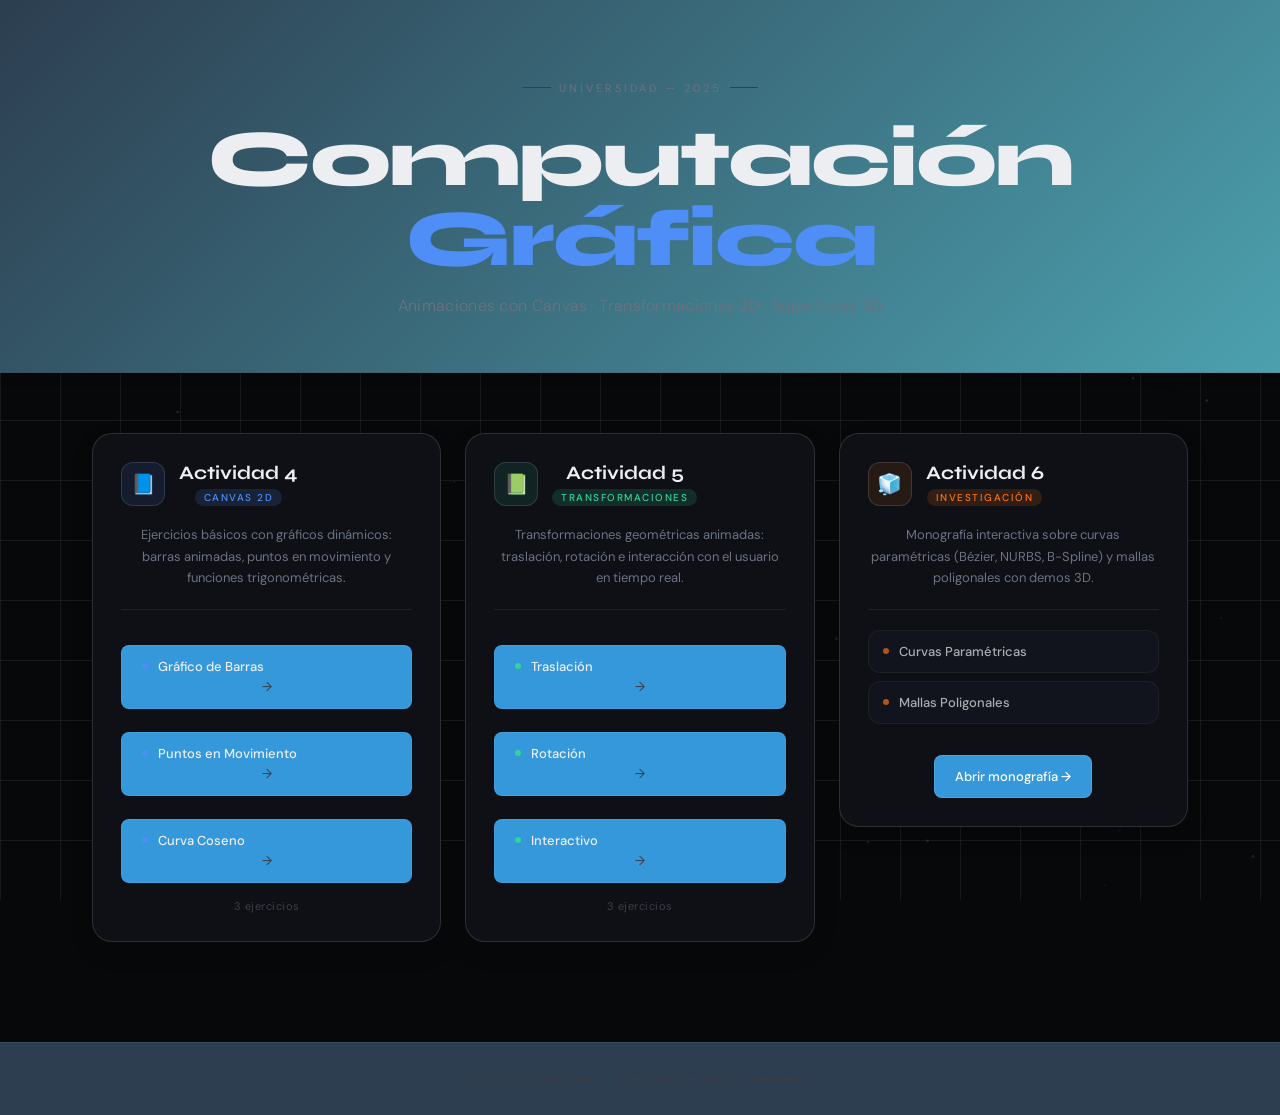
<file: index.html>
<!DOCTYPE html>
<html lang="es">
<head>
<meta charset="UTF-8">
<meta name="viewport" content="width=device-width, initial-scale=1.0">
<title>Computación Gráfica</title>
<link rel="stylesheet" href="css/estilos.css">
<link href="https://fonts.googleapis.com/css2?family=Syne:wght@400;700;800&family=DM+Sans:wght@300;400;500&display=swap" rel="stylesheet">
<style>
  :root {
    --bg:      #07080a;
    --bg2:     #0e1016;
    --bg3:     #141720;
    --line:    rgba(255,255,255,0.07);
    --line2:   rgba(255,255,255,0.13);
    --text:    #eceef2;
    --muted:   #6b7280;
    --dim:     #3a3f4a;
    --a4:      #4f8ef7;
    --a5:      #34d399;
    --a6:      #f97316;
    --a4-glow: rgba(79,142,247,0.18);
    --a5-glow: rgba(52,211,153,0.15);
    --a6-glow: rgba(249,115,22,0.15);
  }

  *, *::before, *::after { box-sizing: border-box; margin: 0; padding: 0; }

  body {
    font-family: 'DM Sans', sans-serif;
    background: var(--bg);
    color: var(--text);
    min-height: 100vh;
    overflow-x: hidden;
  }

  /* grid bg */
  body::before {
    content: '';
    position: fixed;
    inset: 0;
    background-image:
      linear-gradient(var(--line) 1px, transparent 1px),
      linear-gradient(90deg, var(--line) 1px, transparent 1px);
    background-size: 60px 60px;
    pointer-events: none;
    z-index: 0;
  }

  /* canvas particle bg */
  #bg-canvas {
    position: fixed;
    inset: 0;
    z-index: 0;
    pointer-events: none;
    opacity: 0.35;
  }

  /* ── HEADER ── */
  header {
    position: relative;
    z-index: 2;
    padding: 72px 48px 56px;
    text-align: center;
    border-bottom: 1px solid var(--line);
  }

  .header-eyebrow {
    display: inline-flex;
    align-items: center;
    gap: 8px;
    font-size: 11px;
    letter-spacing: 3px;
    text-transform: uppercase;
    color: var(--muted);
    margin-bottom: 24px;
  }
  .header-eyebrow::before,
  .header-eyebrow::after {
    content: '';
    display: block;
    width: 28px;
    height: 1px;
    background: var(--dim);
  }

  header h1 {
    font-family: 'Syne', sans-serif;
    font-weight: 800;
    font-size: clamp(36px, 7vw, 80px);
    line-height: 1;
    letter-spacing: -2px;
    color: var(--text);
    margin-bottom: 16px;
  }
  header h1 em {
    font-style: normal;
    color: var(--a4);
  }

  header p {
    font-size: 16px;
    color: var(--muted);
    font-weight: 300;
    letter-spacing: .3px;
  }

  /* ── MAIN GRID ── */
  main {
    position: relative;
    z-index: 2;
    max-width: 1160px;
    margin: 0 auto;
    padding: 60px 32px 80px;
    display: grid;
    grid-template-columns: repeat(auto-fit, minmax(320px, 1fr));
    gap: 24px;
    align-items: start;
  }

  /* ── CARD ── */
  .card {
    background: var(--bg2);
    border: 1px solid var(--line2);
    border-radius: 20px;
    padding: 28px;
    position: relative;
    overflow: hidden;
    transition: border-color .3s, transform .3s;
  }
  .card::before {
    content: '';
    position: absolute;
    top: -60px; right: -60px;
    width: 180px; height: 180px;
    border-radius: 50%;
    opacity: 0;
    transition: opacity .4s;
    pointer-events: none;
  }
  .card:hover { transform: translateY(-4px); }

  .card.c4::before  { background: var(--a4-glow); }
  .card.c5::before  { background: var(--a5-glow); }
  .card.c6::before  { background: var(--a6-glow); }
  .card.c4:hover { border-color: rgba(79,142,247,0.35); }
  .card.c5:hover { border-color: rgba(52,211,153,0.35); }
  .card.c6:hover { border-color: rgba(249,115,22,0.35);  }
  .card:hover::before { opacity: 1; }

  /* card header row */
  .card-head {
    display: flex;
    align-items: flex-start;
    gap: 14px;
    margin-bottom: 18px;
  }
  .card-icon {
    width: 44px; height: 44px;
    border-radius: 12px;
    display: flex; align-items: center; justify-content: center;
    font-size: 20px;
    flex-shrink: 0;
    border: 1px solid var(--line2);
  }
  .c4 .card-icon { background: rgba(79,142,247,0.1);  }
  .c5 .card-icon { background: rgba(52,211,153,0.1);  }
  .c6 .card-icon { background: rgba(249,115,22,0.1);  }

  .card-title h2 {
    font-family: 'Syne', sans-serif;
    font-size: 19px;
    font-weight: 700;
    line-height: 1.2;
    color: var(--text);
  }
  .card-badge {
    display: inline-block;
    margin-top: 5px;
    padding: 2px 9px;
    border-radius: 20px;
    font-size: 10px;
    letter-spacing: 1.5px;
    text-transform: uppercase;
    font-weight: 500;
  }
  .c4 .card-badge { background: rgba(79,142,247,0.15); color: var(--a4); }
  .c5 .card-badge { background: rgba(52,211,153,0.15); color: var(--a5); }
  .c6 .card-badge { background: rgba(249,115,22,0.15);  color: var(--a6); }

  .card-desc {
    font-size: 13px;
    color: var(--muted);
    line-height: 1.65;
    margin-bottom: 20px;
    padding-bottom: 20px;
    border-bottom: 1px solid var(--line);
  }

  /* ── SUBCARDS ── */
  .subcards {
    display: flex;
    flex-direction: column;
    gap: 8px;
  }

  .subcard {
    display: flex;
    align-items: center;
    justify-content: space-between;
    gap: 12px;
    padding: 12px 14px;
    background: var(--bg3);
    border: 1px solid var(--line);
    border-radius: 12px;
    text-decoration: none;
    transition: background .2s, border-color .2s, transform .15s;
    cursor: pointer;
  }
  .subcard:hover {
    background: rgba(255,255,255,0.04);
    transform: translateX(4px);
  }
  .c4 .subcard:hover { border-color: rgba(79,142,247,0.3); }
  .c5 .subcard:hover { border-color: rgba(52,211,153,0.3); }
  .c6 .subcard:hover { border-color: rgba(249,115,22,0.3);  }

  .subcard-left {
    display: flex;
    align-items: center;
    gap: 10px;
  }
  .subcard-dot {
    width: 6px; height: 6px;
    border-radius: 50%;
    flex-shrink: 0;
  }
  .c4 .subcard-dot { background: var(--a4); }
  .c5 .subcard-dot { background: var(--a5); }
  .c6 .subcard-dot { background: var(--a6); }

  .subcard-name {
    font-size: 13px;
    font-weight: 500;
    color: var(--text);
  }

  .subcard-arrow {
    font-size: 13px;
    color: var(--dim);
    transition: color .2s, transform .2s;
  }
  .subcard:hover .subcard-arrow {
    transform: translateX(3px);
  }
  .c4 .subcard:hover .subcard-arrow { color: var(--a4); }
  .c5 .subcard:hover .subcard-arrow { color: var(--a5); }
  .c6 .subcard:hover .subcard-arrow { color: var(--a6); }

  /* single link card */
  .card-link {
    display: inline-flex;
    align-items: center;
    gap: 8px;
    margin-top: 4px;
    padding: 10px 18px;
    border-radius: 10px;
    font-size: 13px;
    font-weight: 500;
    text-decoration: none;
    transition: background .2s, transform .15s;
    border: 1px solid var(--line2);
    color: var(--text);
    background: var(--bg3);
  }
  .card-link:hover { transform: translateX(4px); }
  .c6 .card-link:hover { border-color: rgba(249,115,22,0.35); color: var(--a6); }

  /* ── COUNT BADGE ── */
  .count {
    font-size: 11px;
    color: var(--dim);
    margin-top: 16px;
    font-family: 'DM Sans', monospace;
    letter-spacing: .5px;
  }

  /* ── FOOTER ── */
  footer {
    position: relative;
    z-index: 2;
    text-align: center;
    padding: 28px 40px;
    border-top: 1px solid var(--line);
    font-size: 12px;
    color: var(--dim);
    letter-spacing: .5px;
  }

  /* ── STAGGER REVEAL ── */
  @keyframes fadeUp {
    from { opacity: 0; transform: translateY(24px); }
    to   { opacity: 1; transform: translateY(0); }
  }
  header  { animation: fadeUp .6s ease both; }
  .card   { animation: fadeUp .6s ease both; }
  .card:nth-child(1) { animation-delay: .1s; }
  .card:nth-child(2) { animation-delay: .2s; }
  .card:nth-child(3) { animation-delay: .3s; }
</style>
</head>
<body>

<canvas id="bg-canvas"></canvas>

<header>
  <div class="header-eyebrow">Universidad &mdash; 2025</div>
  <h1>Computación <em>Gráfica</em></h1>
  <p>Animaciones con Canvas · Transformaciones 2D · Superficies 3D</p>
</header>

<main>

  <!-- ACTIVIDAD 4 -->
  <div class="card c4">
    <div class="card-head">
      <div class="card-icon">📘</div>
      <div class="card-title">
        <h2>Actividad 4</h2>
        <span class="card-badge">Canvas 2D</span>
      </div>
    </div>
    <p class="card-desc">Ejercicios básicos con gráficos dinámicos: barras animadas, puntos en movimiento y funciones trigonométricas.</p>
    <div class="subcards">
      <a class="subcard" href="barras.html">
        <div class="subcard-left">
          <div class="subcard-dot"></div>
          <span class="subcard-name">Gráfico de Barras</span>
        </div>
        <span class="subcard-arrow">→</span>
      </a>
      <a class="subcard" href="puntos.html">
        <div class="subcard-left">
          <div class="subcard-dot"></div>
          <span class="subcard-name">Puntos en Movimiento</span>
        </div>
        <span class="subcard-arrow">→</span>
      </a>
      <a class="subcard" href="coseno.html">
        <div class="subcard-left">
          <div class="subcard-dot"></div>
          <span class="subcard-name">Curva Coseno</span>
        </div>
        <span class="subcard-arrow">→</span>
      </a>
    </div>
    <p class="count">3 ejercicios</p>
  </div>

  <!-- ACTIVIDAD 5 -->
  <div class="card c5">
    <div class="card-head">
      <div class="card-icon">📗</div>
      <div class="card-title">
        <h2>Actividad 5</h2>
        <span class="card-badge">Transformaciones</span>
      </div>
    </div>
    <p class="card-desc">Transformaciones geométricas animadas: traslación, rotación e interacción con el usuario en tiempo real.</p>
    <div class="subcards">
      <a class="subcard" href="traslacion.html">
        <div class="subcard-left">
          <div class="subcard-dot"></div>
          <span class="subcard-name">Traslación</span>
        </div>
        <span class="subcard-arrow">→</span>
      </a>
      <a class="subcard" href="rotacion.html">
        <div class="subcard-left">
          <div class="subcard-dot"></div>
          <span class="subcard-name">Rotación</span>
        </div>
        <span class="subcard-arrow">→</span>
      </a>
      <a class="subcard" href="interactivo.html">
        <div class="subcard-left">
          <div class="subcard-dot"></div>
          <span class="subcard-name">Interactivo</span>
        </div>
        <span class="subcard-arrow">→</span>
      </a>
    </div>
    <p class="count">3 ejercicios</p>
  </div>

  <!-- ACTIVIDAD 6 — INVESTIGACIÓN -->
  <div class="card c6">
    <div class="card-head">
      <div class="card-icon">🧊</div>
      <div class="card-title">
        <h2>Actividad 6</h2>
        <span class="card-badge">Investigación</span>
      </div>
    </div>
    <p class="card-desc">Monografía interactiva sobre curvas paramétricas (Bézier, NURBS, B-Spline) y mallas poligonales con demos 3D.</p>
    <div class="subcards" style="margin-bottom:16px;">
      <div class="subcard" style="cursor:default;pointer-events:none;opacity:.7;">
        <div class="subcard-left">
          <div class="subcard-dot"></div>
          <span class="subcard-name">Curvas Paramétricas</span>
        </div>
      </div>
      <div class="subcard" style="cursor:default;pointer-events:none;opacity:.7;">
        <div class="subcard-left">
          <div class="subcard-dot"></div>
          <span class="subcard-name">Mallas Poligonales</span>
        </div>
      </div>
    </div>
    <a class="card-link" href="grafica_computacional.html">
      Abrir monografía →
    </a>
  </div>

</main>

<footer>Computación Gráfica &mdash; Todos los derechos reservados</footer>

<script src="jss/script.js"></script>
<script>
const canvas = document.getElementById('bg-canvas');
const ctx = canvas.getContext('2d');
let W, H, particles = [];

function resize() {
  W = canvas.width  = window.innerWidth;
  H = canvas.height = window.innerHeight;
}

function init() {
  particles = Array.from({ length: 55 }, () => ({
    x: Math.random() * W,
    y: Math.random() * H,
    r: Math.random() * 1.4 + 0.3,
    vx: (Math.random() - 0.5) * 0.3,
    vy: (Math.random() - 0.5) * 0.3,
    a: Math.random() * 0.6 + 0.2
  }));
}

function draw() {
  ctx.clearRect(0, 0, W, H);
  for (const p of particles) {
    p.x = (p.x + p.vx + W) % W;
    p.y = (p.y + p.vy + H) % H;
    ctx.beginPath();
    ctx.arc(p.x, p.y, p.r, 0, Math.PI * 2);
    ctx.fillStyle = `rgba(79,142,247,${p.a})`;
    ctx.fill();
  }
  for (let i = 0; i < particles.length; i++) {
    for (let j = i + 1; j < particles.length; j++) {
      const dx = particles[i].x - particles[j].x;
      const dy = particles[i].y - particles[j].y;
      const d = Math.sqrt(dx * dx + dy * dy);
      if (d < 120) {
        ctx.beginPath();
        ctx.moveTo(particles[i].x, particles[i].y);
        ctx.lineTo(particles[j].x, particles[j].y);
        ctx.strokeStyle = `rgba(79,142,247,${0.12 * (1 - d / 120)})`;
        ctx.lineWidth = 0.6;
        ctx.stroke();
      }
    }
  }
  requestAnimationFrame(draw);
}

window.addEventListener('resize', () => { resize(); init(); });
resize();
init();
draw();
</script>
</body>
</html>
</file>
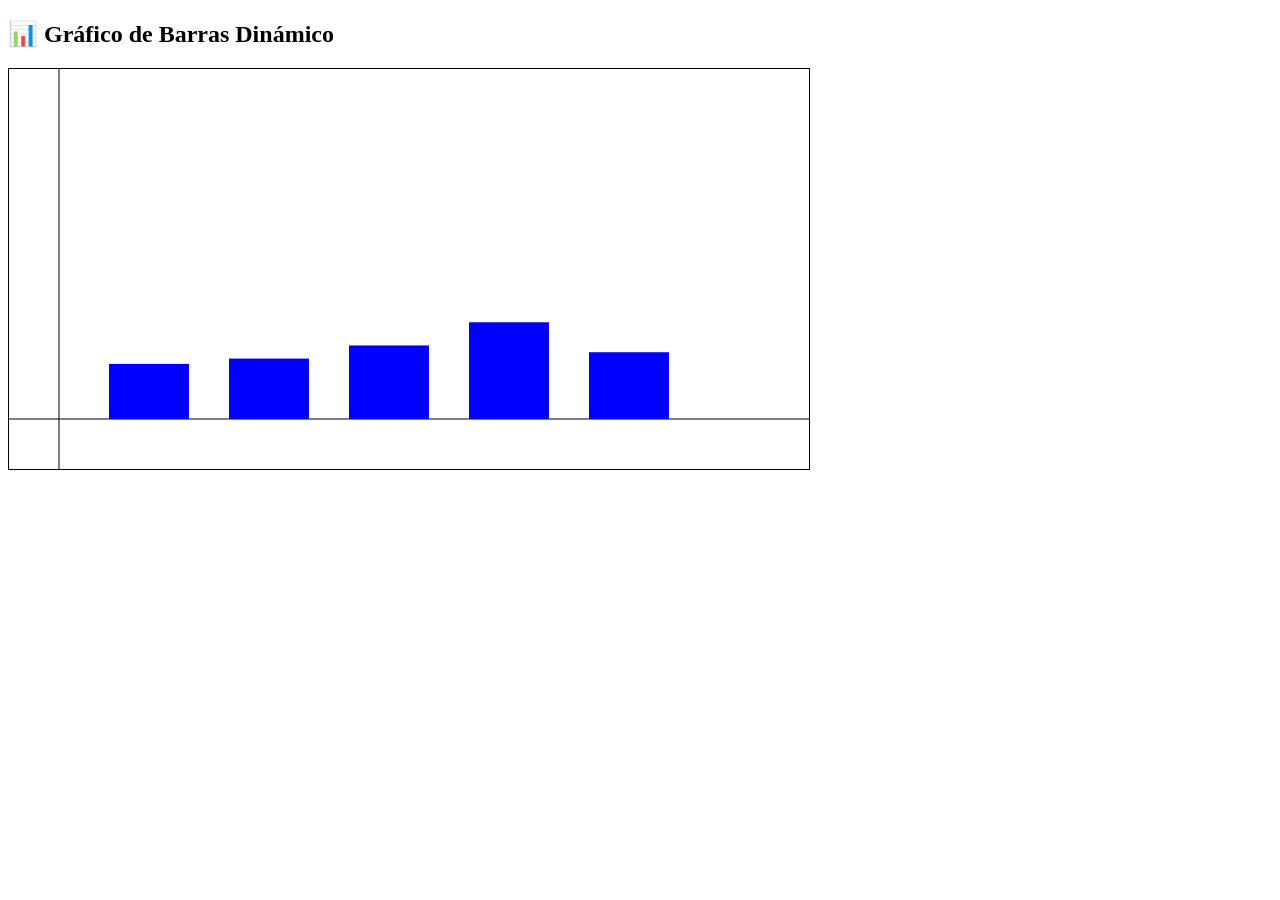
<file: barras.html>
<!DOCTYPE html>
<html lang="es">
<head>
<meta charset="UTF-8">
<title>Barras Dinámicas</title>
</head>

<body>

<h2>📊 Gráfico de Barras Dinámico</h2>

<canvas id="canvas" width="800" height="400" style="border:1px solid black;"></canvas>

<script>
var canvas = document.getElementById("canvas");
var ctx = canvas.getContext("2d");

var valores = [];

// inicializar
for (let i = 0; i < 5; i++) {
    valores.push(Math.random() * 90 + 10);
}

// dibujar
function dibujar() {
    ctx.clearRect(0, 0, canvas.width, canvas.height);

    // ejes
    ctx.beginPath();
    ctx.moveTo(50, 0);
    ctx.lineTo(50, canvas.height);
    ctx.moveTo(0, canvas.height - 50);
    ctx.lineTo(canvas.width, canvas.height - 50);
    ctx.stroke();

    // barras
    let ancho = 80;
    let espacio = 40;

    for (let i = 0; i < valores.length; i++) {
        let x = 100 + i * (ancho + espacio);
        let y = canvas.height - 50 - valores[i];

        ctx.fillStyle = "blue";
        ctx.fillRect(x, y, ancho, valores[i]);
    }
}

// actualizar cada segundo
setInterval(function() {
    for (let i = 0; i < valores.length; i++) {
        valores[i] = Math.random() * 90 + 10;
    }

    dibujar();
}, 1000);

// primer dibujo
dibujar();
</script>

</body>
</html>
</file>
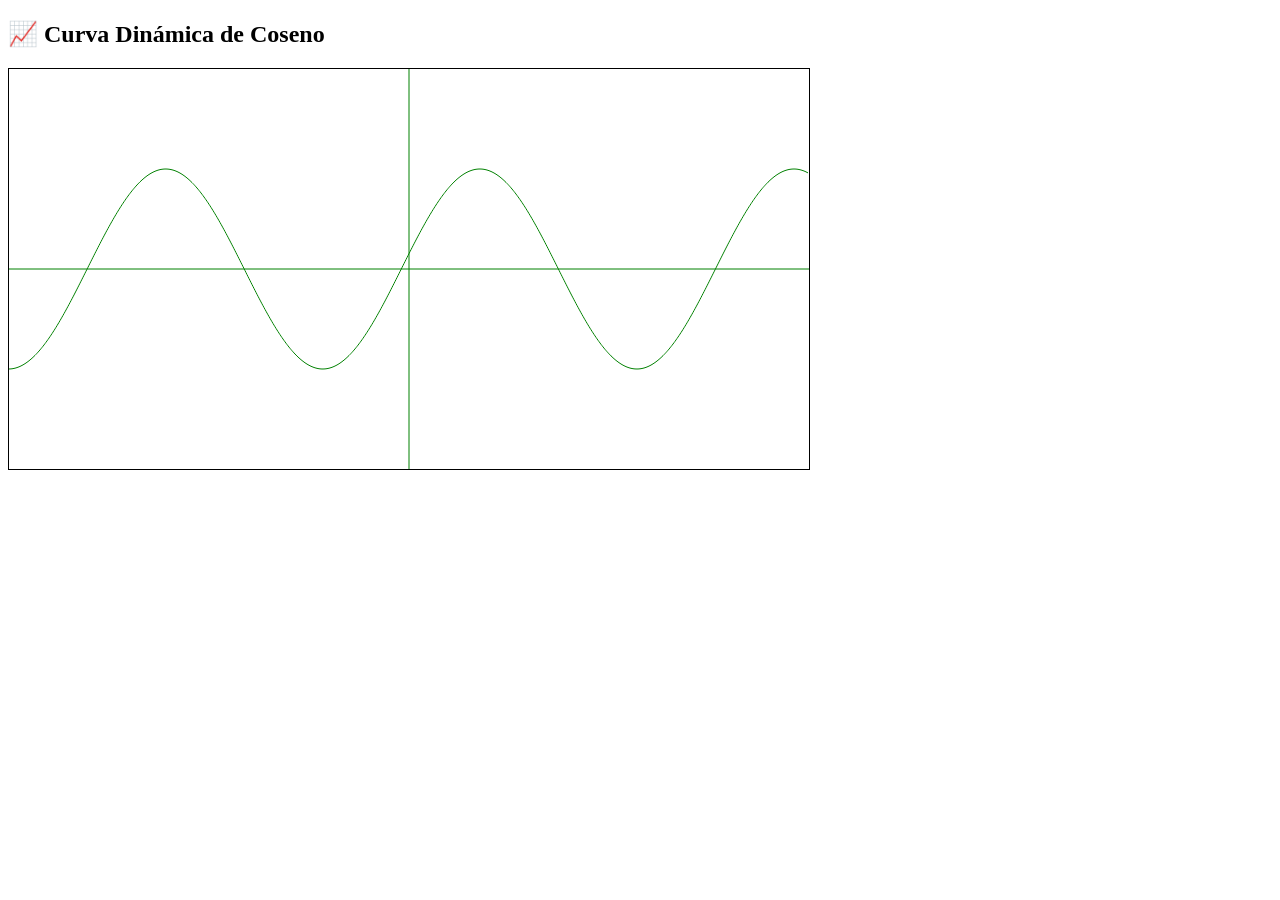
<file: coseno.html>
<!DOCTYPE html>
<html lang="es">
<head>
<meta charset="UTF-8">
<title>Curva Coseno</title>
</head>

<body>

<h2>📈 Curva Dinámica de Coseno</h2>

<canvas id="myCanvas" width="800" height="400" style="border:1px solid black;"></canvas>

<script>
var canvas = document.getElementById("myCanvas");
var ctx = canvas.getContext("2d");

var time = 0;

// ejes
function drawAxes() {
    ctx.beginPath();

    ctx.moveTo(0, canvas.height / 2);
    ctx.lineTo(canvas.width, canvas.height / 2);

    ctx.moveTo(canvas.width / 2, 0);
    ctx.lineTo(canvas.width / 2, canvas.height);

    ctx.stroke();
}

// curva coseno
function drawGraph() {
    ctx.beginPath();

    for (var x = 0; x < canvas.width; x++) {
        var y = Math.cos((x * 0.02) + time);

        var posY = canvas.height / 2 - y * 100;

        if (x === 0) {
            ctx.moveTo(x, posY);
        } else {
            ctx.lineTo(x, posY);
        }
    }

    ctx.strokeStyle = "green";
    ctx.stroke();
}

// animación
function animate() {
    ctx.clearRect(0, 0, canvas.width, canvas.height);

    drawAxes();
    drawGraph();

    time += 0.05;
    requestAnimationFrame(animate);
}

animate();
</script>

</body>
</html>
</file>
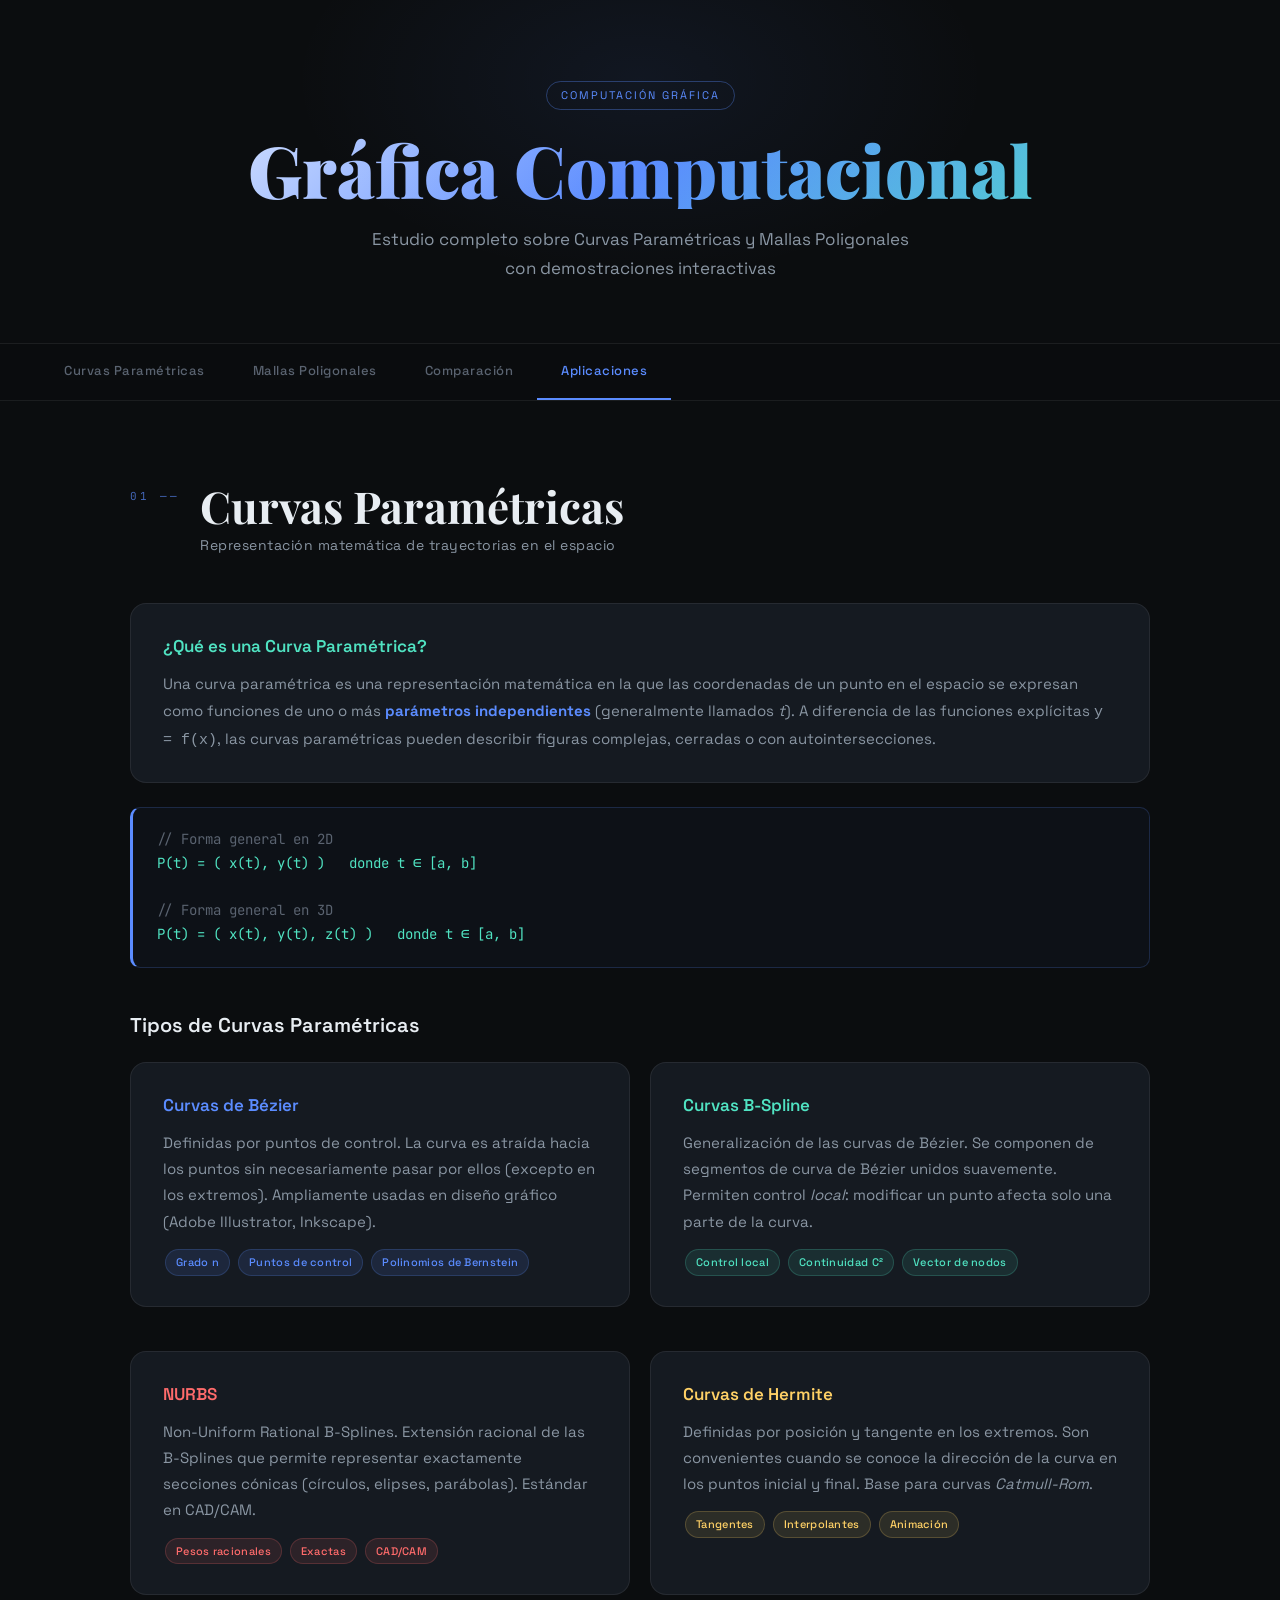
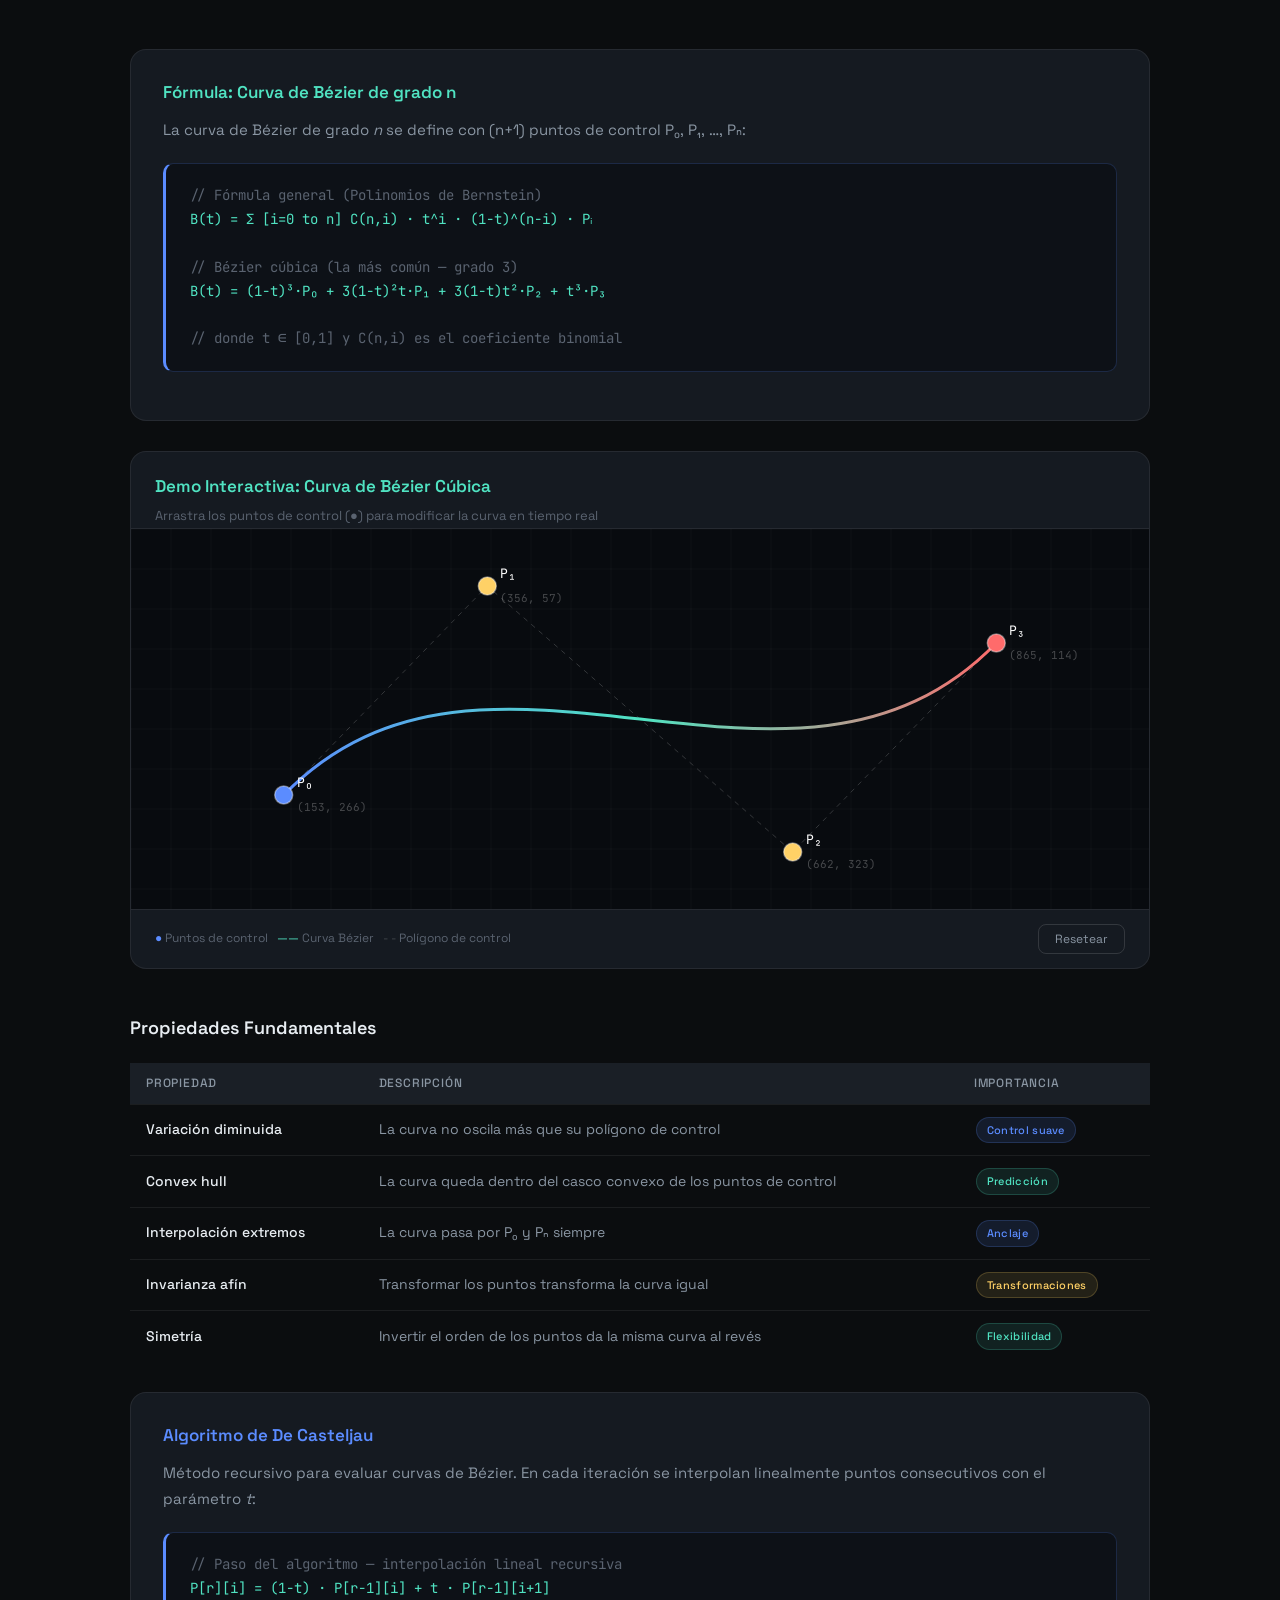
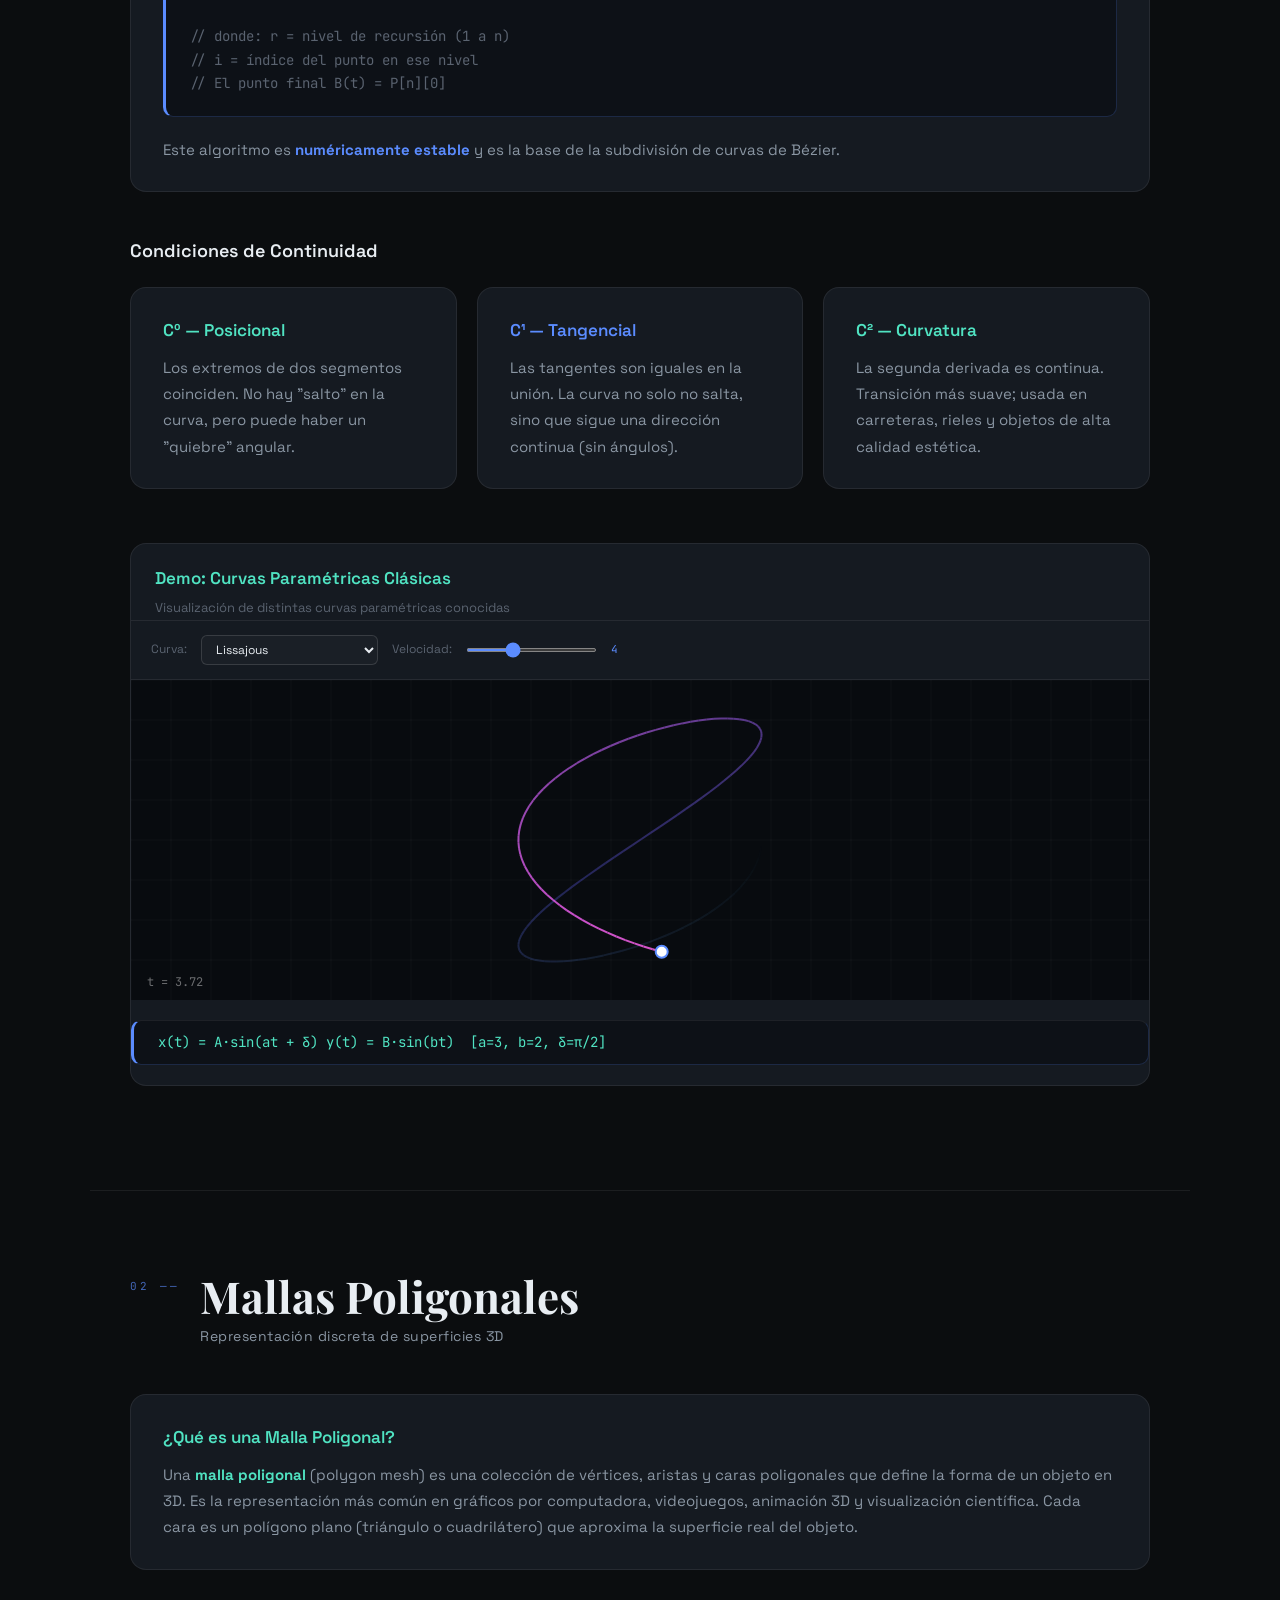
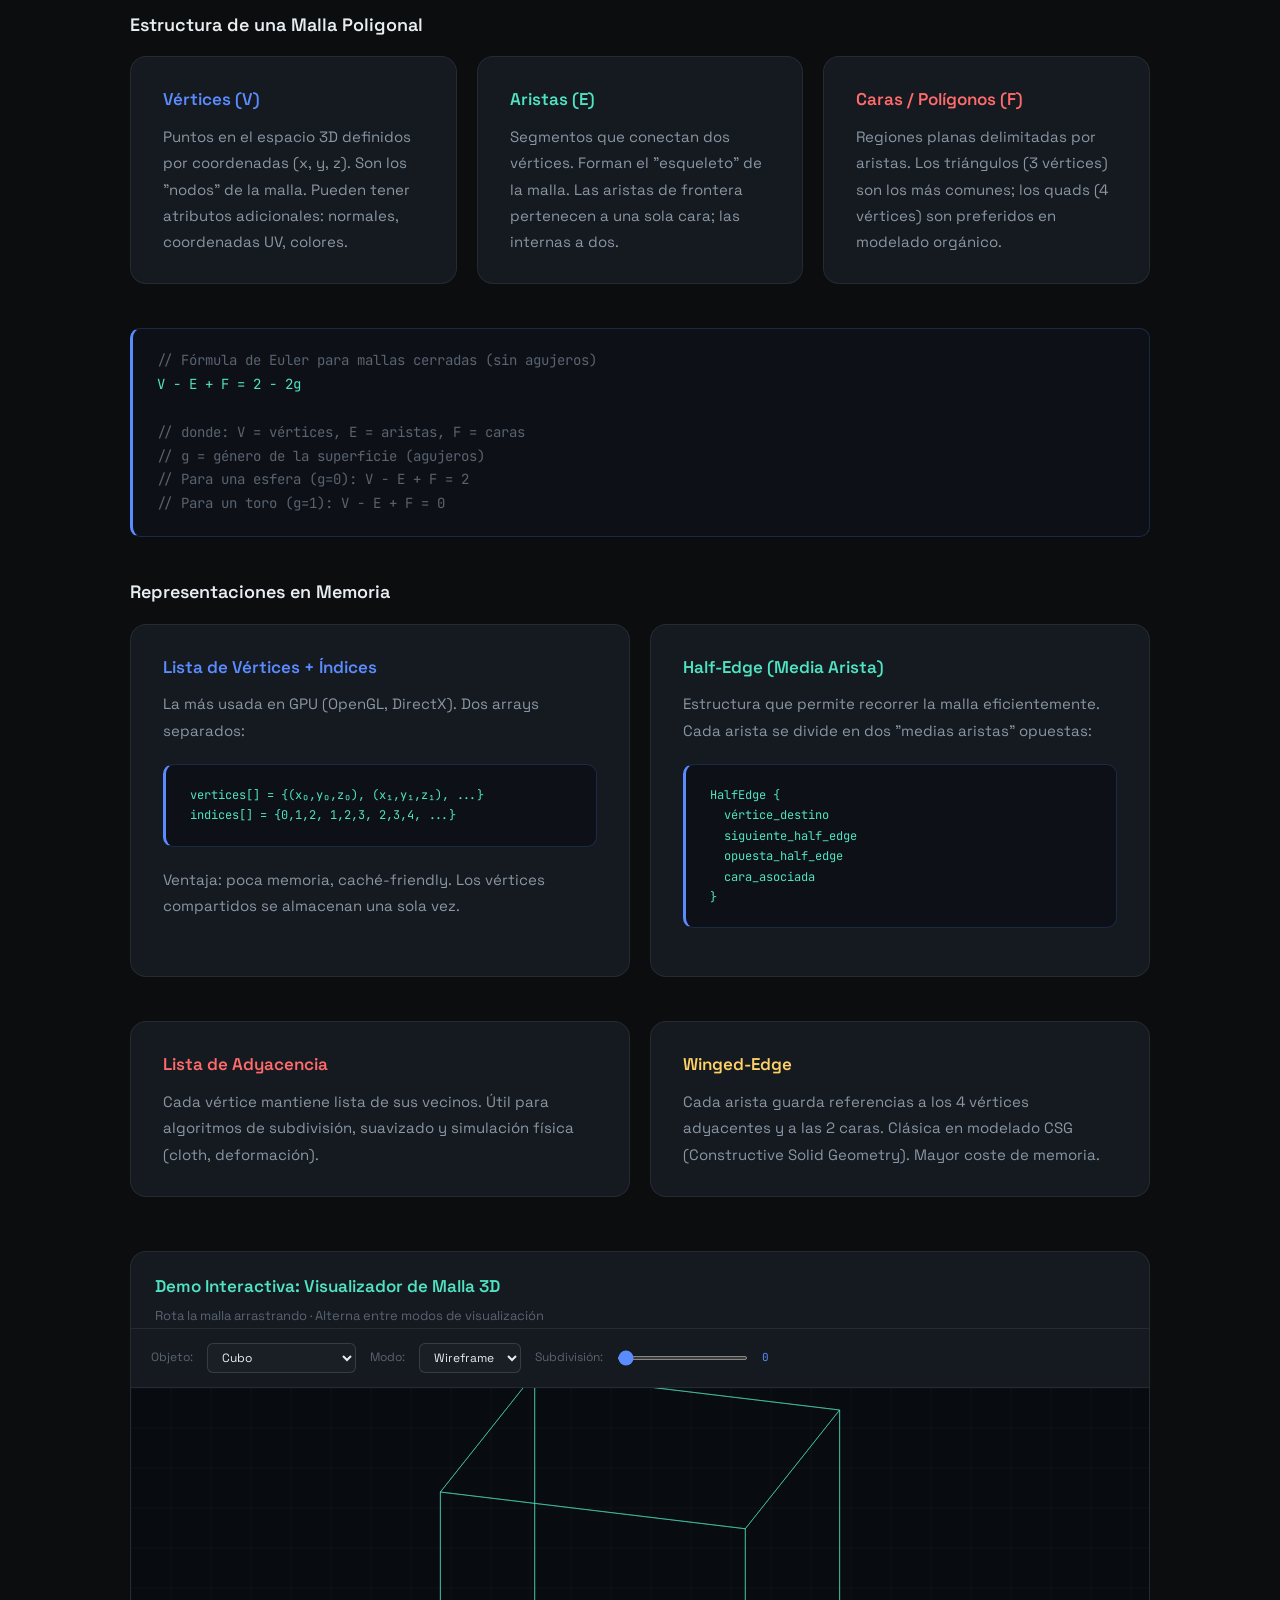
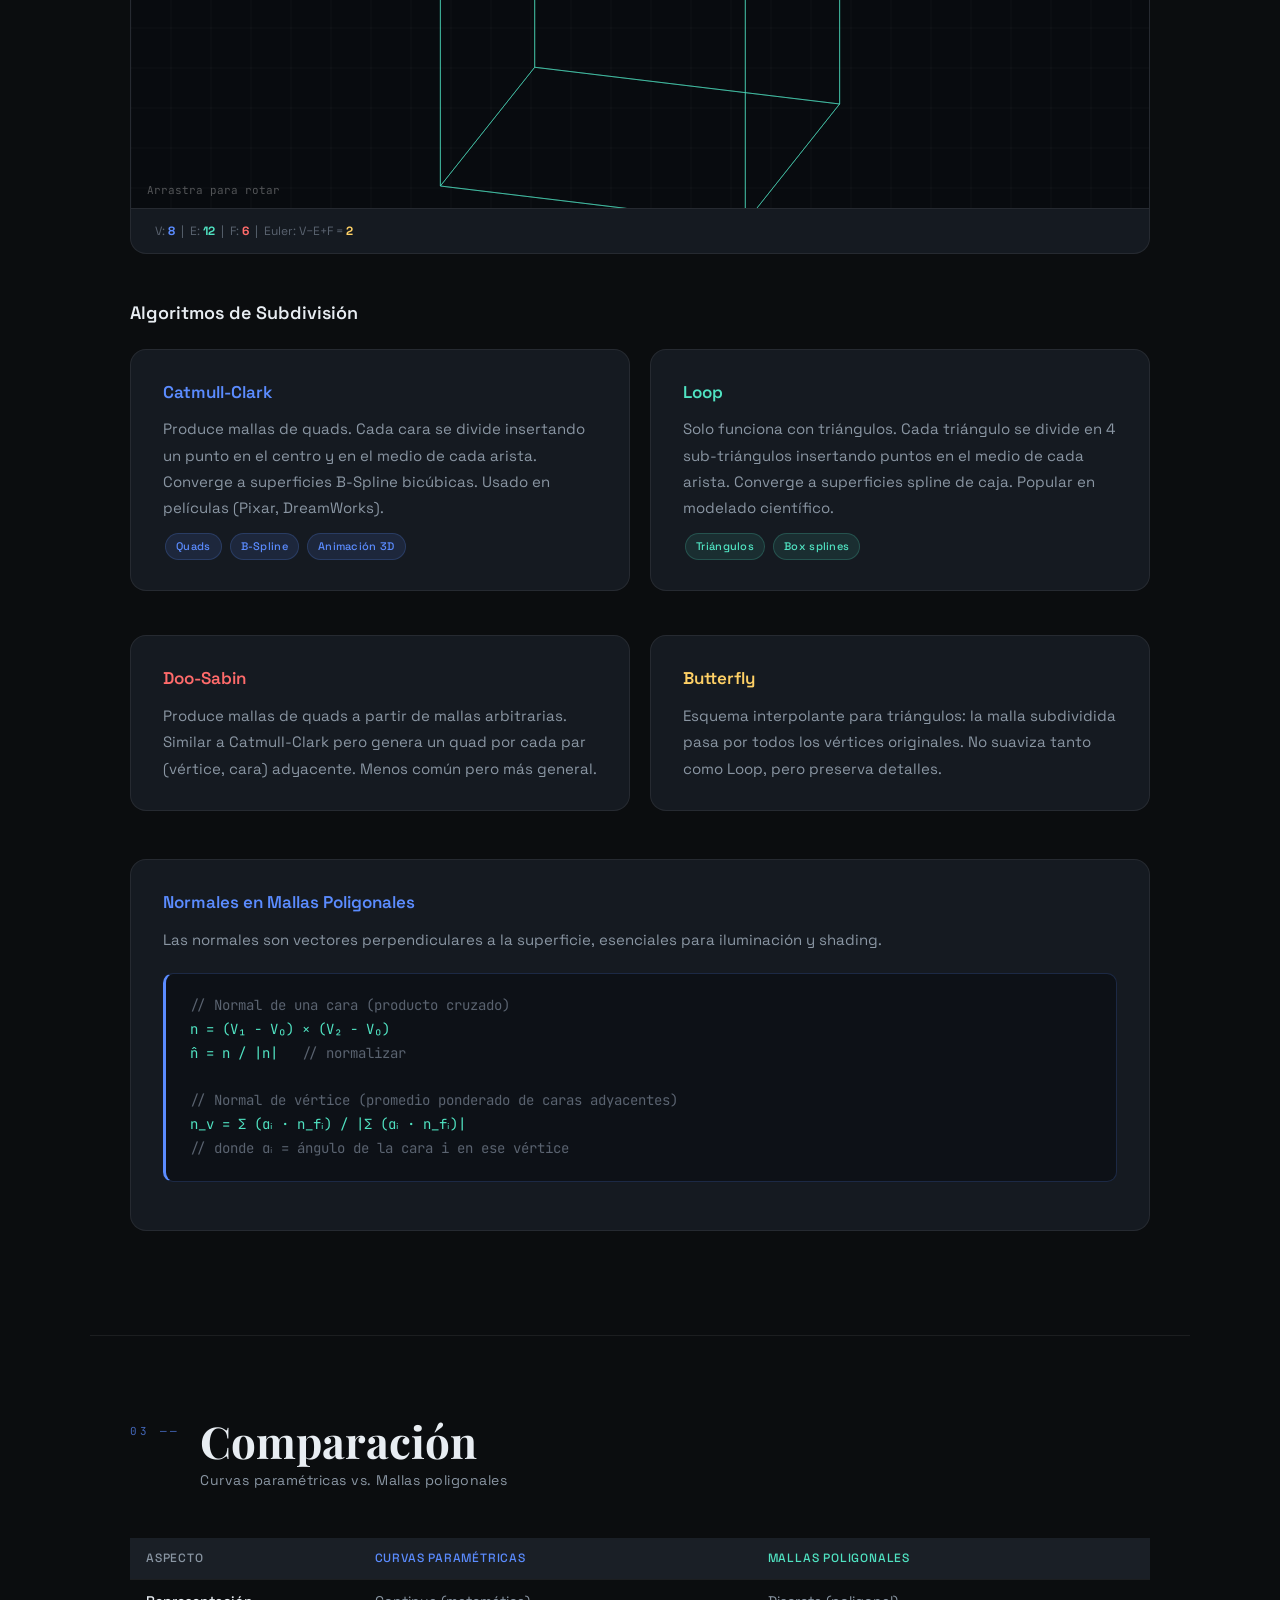
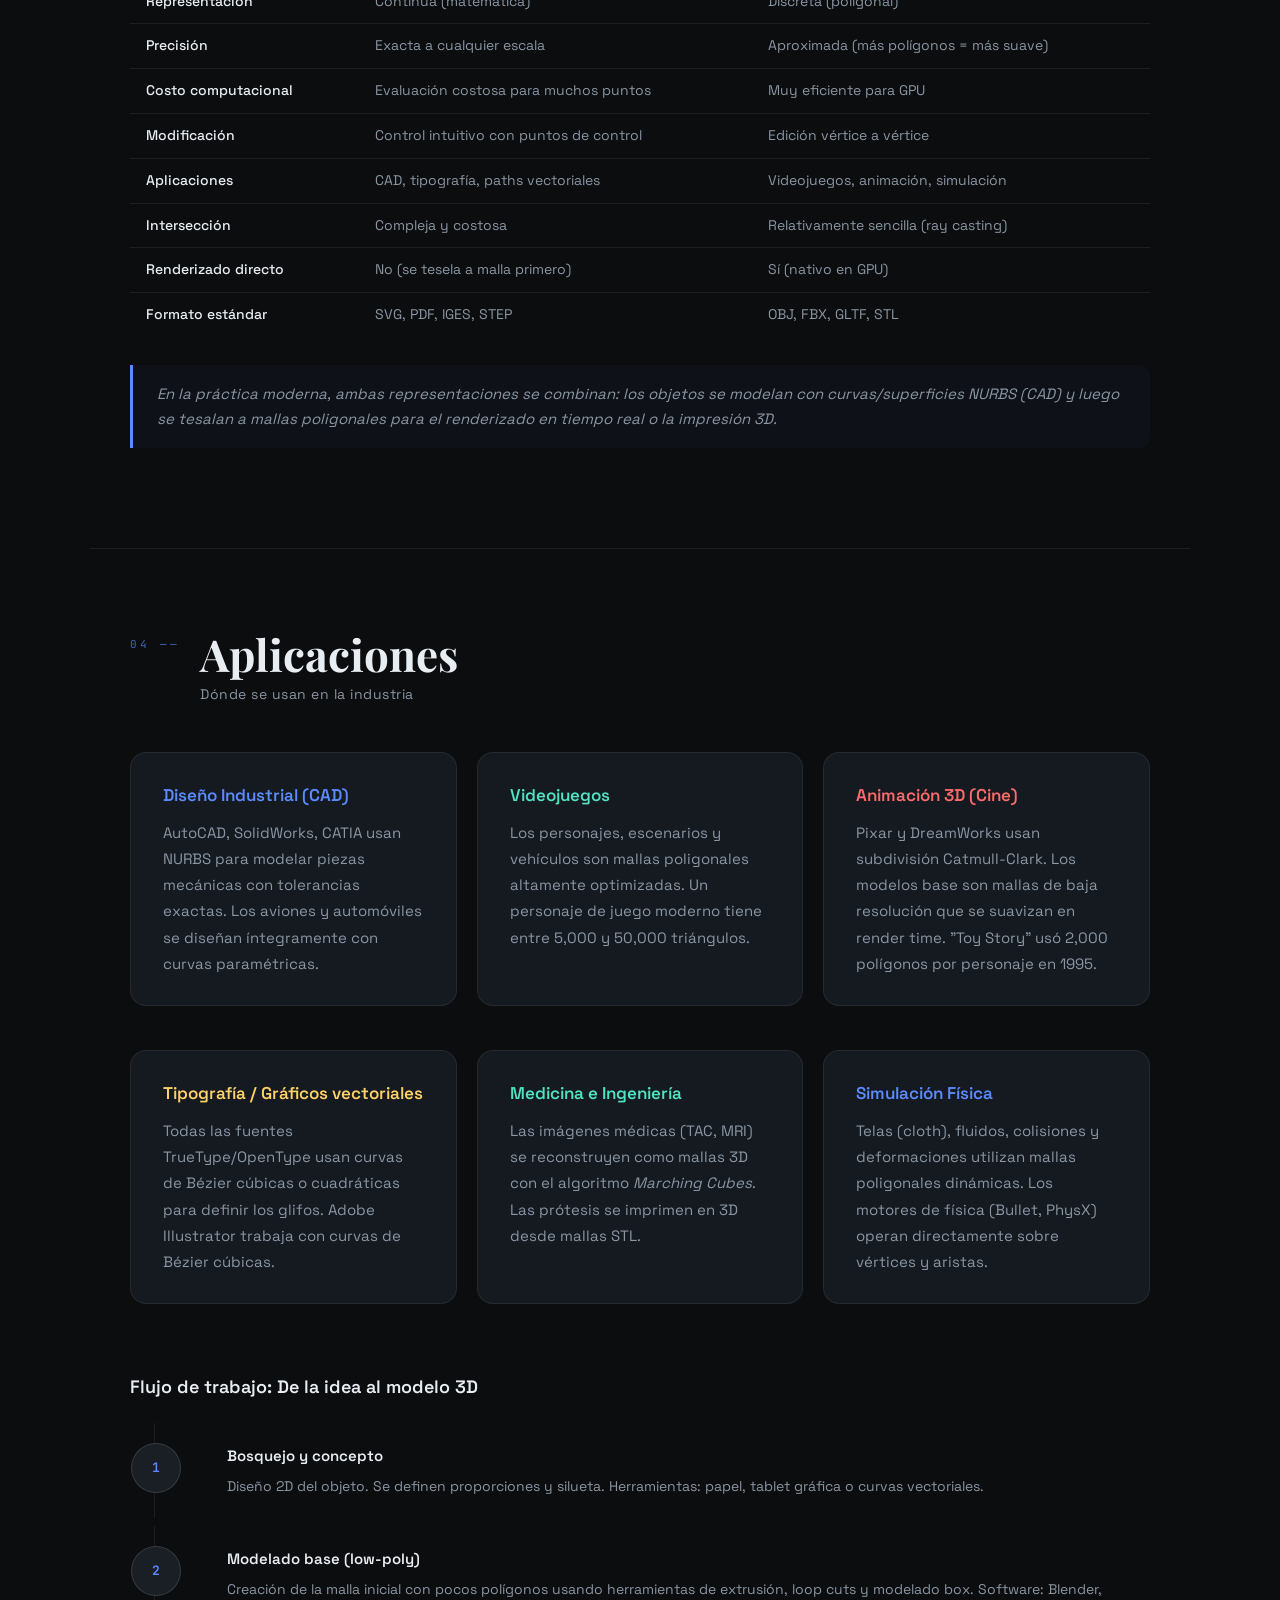
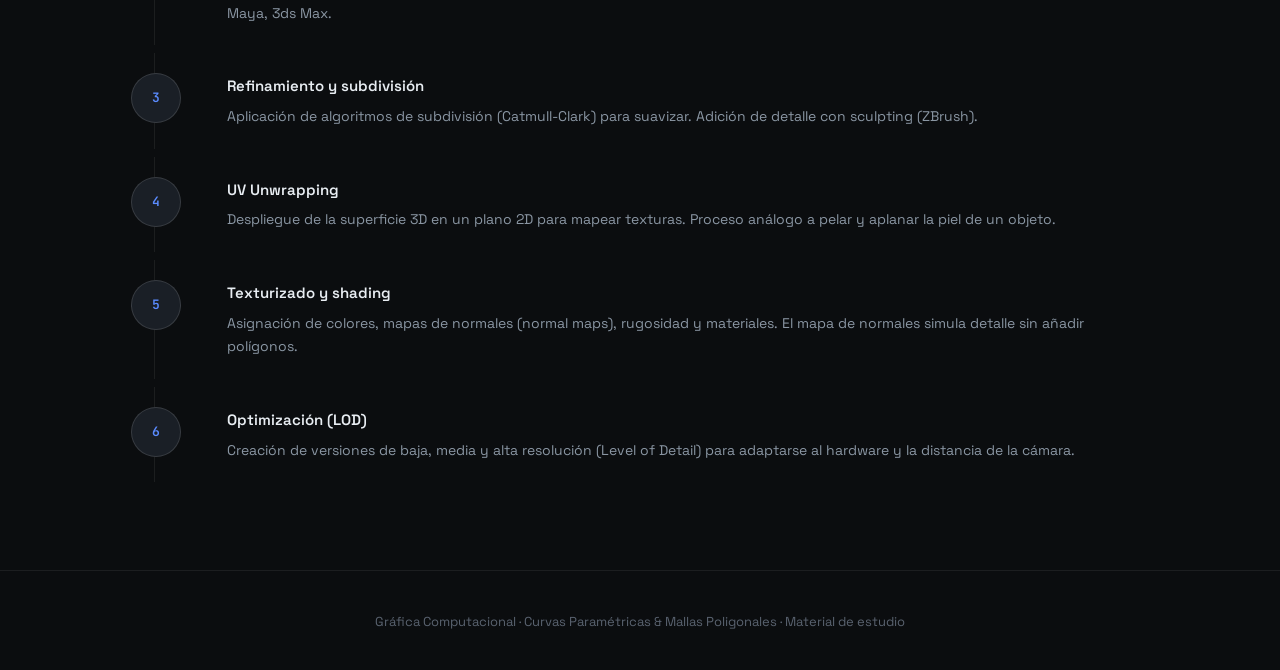
<file: grafica_computacional.html>
<!DOCTYPE html>
<html lang="es">
<head>
<meta charset="UTF-8">
<meta name="viewport" content="width=device-width, initial-scale=1.0">
<title>Gráfica Computacional: Curvas Paramétricas & Mallas Poligonales</title>
<link href="https://fonts.googleapis.com/css2?family=Space+Grotesk:wght@300;400;500;600;700&family=Playfair+Display:wght@700;900&family=JetBrains+Mono:wght@400;500&display=swap" rel="stylesheet">
<style>
  :root {
    --bg: #0b0d0f;
    --bg2: #111418;
    --bg3: #1a1f26;
    --card: #151a21;
    --border: rgba(255,255,255,0.07);
    --border2: rgba(255,255,255,0.13);
    --text: #e8edf2;
    --text2: #8a96a3;
    --text3: #5a6370;
    --accent1: #5b8cff;
    --accent2: #ff6b6b;
    --accent3: #50e3c2;
    --accent4: #ffd166;
    --glow1: rgba(91,140,255,0.15);
    --glow2: rgba(255,107,107,0.12);
    --glow3: rgba(80,227,194,0.12);
  }
  *{margin:0;padding:0;box-sizing:border-box;}
  html{scroll-behavior:smooth;}
  body{
    font-family:'Space Grotesk',sans-serif;
    background:var(--bg);
    color:var(--text);
    line-height:1.7;
    overflow-x:hidden;
  }

  /* ── HEADER ── */
  header{
    padding:80px 40px 60px;
    text-align:center;
    position:relative;
    border-bottom:1px solid var(--border);
    overflow:hidden;
  }
  header::before{
    content:'';
    position:absolute;
    top:-120px;left:50%;transform:translateX(-50%);
    width:700px;height:400px;
    background:radial-gradient(ellipse,rgba(91,140,255,0.08) 0%,transparent 70%);
    pointer-events:none;
  }
  .badge{
    display:inline-block;
    padding:4px 14px;
    border:1px solid rgba(91,140,255,0.35);
    border-radius:20px;
    font-size:11px;
    letter-spacing:2px;
    text-transform:uppercase;
    color:var(--accent1);
    margin-bottom:20px;
  }
  h1{
    font-family:'Playfair Display',serif;
    font-size:clamp(32px,6vw,72px);
    font-weight:900;
    line-height:1.1;
    background:linear-gradient(135deg,#ffffff 0%,var(--accent1) 50%,var(--accent3) 100%);
    -webkit-background-clip:text;
    -webkit-text-fill-color:transparent;
    background-clip:text;
    margin-bottom:16px;
  }
  header p{
    color:var(--text2);
    font-size:17px;
    max-width:560px;
    margin:0 auto;
  }

  /* ── NAV ── */
  nav{
    position:sticky;top:0;z-index:100;
    background:rgba(11,13,15,0.9);
    backdrop-filter:blur(12px);
    border-bottom:1px solid var(--border);
    padding:0 40px;
    display:flex;gap:0;
  }
  nav a{
    padding:16px 24px;
    font-size:13px;
    font-weight:500;
    letter-spacing:.5px;
    color:var(--text3);
    text-decoration:none;
    border-bottom:2px solid transparent;
    transition:all .2s;
  }
  nav a:hover{color:var(--text);border-bottom-color:var(--accent1);}
  nav a.active{color:var(--accent1);border-bottom-color:var(--accent1);}

  /* ── LAYOUT ── */
  .section{
    max-width:1100px;
    margin:0 auto;
    padding:80px 40px;
  }
  .section + .section{
    border-top:1px solid var(--border);
  }

  /* ── SECTION HEADERS ── */
  .section-head{
    display:flex;align-items:flex-start;gap:20px;
    margin-bottom:50px;
  }
  .num{
    font-family:'JetBrains Mono',monospace;
    font-size:11px;
    color:var(--accent1);
    letter-spacing:3px;
    padding-top:6px;
    opacity:.7;
  }
  .section-head h2{
    font-family:'Playfair Display',serif;
    font-size:clamp(24px,4vw,44px);
    font-weight:700;
    line-height:1.15;
  }
  .section-head h2 span{
    display:block;
    font-size:14px;
    font-family:'Space Grotesk',sans-serif;
    font-weight:400;
    color:var(--text2);
    margin-top:6px;
    letter-spacing:.5px;
  }

  /* ── CARDS ── */
  .card{
    background:var(--card);
    border:1px solid var(--border);
    border-radius:16px;
    padding:28px 32px;
    margin-bottom:24px;
  }
  .card h3{
    font-size:17px;
    font-weight:600;
    color:var(--accent3);
    margin-bottom:10px;
  }
  .card p{color:var(--text2);font-size:15px;line-height:1.75;}
  .card.blue h3{color:var(--accent1);}
  .card.red h3{color:var(--accent2);}
  .card.yellow h3{color:var(--accent4);}

  /* ── FORMULA BOX ── */
  .formula{
    background:#0d1117;
    border:1px solid rgba(91,140,255,0.2);
    border-left:3px solid var(--accent1);
    border-radius:10px;
    padding:20px 24px;
    margin:20px 0;
    font-family:'JetBrains Mono',monospace;
    font-size:14px;
    color:var(--accent3);
    overflow-x:auto;
  }
  .formula .comment{color:var(--text3);}

  /* ── GRID ── */
  .grid-2{display:grid;grid-template-columns:1fr 1fr;gap:20px;}
  .grid-3{display:grid;grid-template-columns:repeat(3,1fr);gap:20px;}
  @media(max-width:760px){.grid-2,.grid-3{grid-template-columns:1fr;}}

  /* ── INTERACTIVE CANVAS ── */
  .canvas-wrapper{
    background:#0a0d10;
    border:1px solid var(--border2);
    border-radius:16px;
    overflow:hidden;
    position:relative;
  }
  .canvas-toolbar{
    padding:14px 20px;
    border-bottom:1px solid var(--border);
    display:flex;align-items:center;gap:14px;
    flex-wrap:wrap;
  }
  .canvas-toolbar label{font-size:12px;color:var(--text3);}
  .canvas-toolbar select,
  .canvas-toolbar input[type=range]{
    background:var(--bg3);
    border:1px solid var(--border2);
    border-radius:6px;
    color:var(--text);
    font-family:inherit;
    font-size:12px;
    padding:5px 10px;
  }
  .canvas-toolbar input[type=range]{padding:0;height:4px;accent-color:var(--accent1);}
  .canvas-toolbar .val{
    font-family:'JetBrains Mono',monospace;
    font-size:11px;
    color:var(--accent1);
    min-width:30px;
  }
  canvas{display:block;width:100%;}

  /* ── MESH DEMO ── */
  #mesh-canvas{cursor:crosshair;}

  /* ── PROPS TABLE ── */
  .prop-table{width:100%;border-collapse:collapse;margin:20px 0;font-size:14px;}
  .prop-table th{
    padding:10px 16px;text-align:left;
    background:var(--bg3);
    color:var(--text2);
    font-weight:500;
    font-size:12px;letter-spacing:.8px;text-transform:uppercase;
  }
  .prop-table td{
    padding:10px 16px;
    border-top:1px solid var(--border);
    color:var(--text2);
  }
  .prop-table tr:hover td{background:rgba(255,255,255,0.02);}
  .prop-table td:first-child{color:var(--text);font-weight:500;}

  /* ── STEPS ── */
  .steps{counter-reset:step;}
  .step{
    counter-increment:step;
    padding:20px 20px 20px 72px;
    position:relative;
    border-left:1px solid var(--border);
    margin-left:24px;
    margin-bottom:8px;
  }
  .step::before{
    content:counter(step);
    position:absolute;left:-24px;top:20px;
    width:48px;height:48px;
    background:var(--bg3);
    border:1px solid var(--border2);
    border-radius:50%;
    display:flex;align-items:center;justify-content:center;
    font-family:'JetBrains Mono',monospace;
    font-size:13px;
    font-weight:600;
    color:var(--accent1);
  }
  .step h4{font-size:15px;font-weight:600;margin-bottom:6px;color:var(--text);}
  .step p{font-size:14px;color:var(--text2);}

  /* ── CHIP ── */
  .chip{
    display:inline-block;
    padding:3px 10px;
    border-radius:20px;
    font-size:11px;
    font-weight:500;
    letter-spacing:.3px;
    margin:2px;
  }
  .chip.blue{background:rgba(91,140,255,0.12);color:var(--accent1);border:1px solid rgba(91,140,255,0.2);}
  .chip.teal{background:rgba(80,227,194,0.1);color:var(--accent3);border:1px solid rgba(80,227,194,0.2);}
  .chip.red{background:rgba(255,107,107,0.1);color:var(--accent2);border:1px solid rgba(255,107,107,0.2);}
  .chip.yellow{background:rgba(255,209,102,0.1);color:var(--accent4);border:1px solid rgba(255,209,102,0.2);}

  /* ── QUOTE ── */
  blockquote{
    border-left:3px solid var(--accent1);
    padding:16px 24px;
    background:rgba(91,140,255,0.04);
    border-radius:0 10px 10px 0;
    margin:20px 0;
    font-size:15px;
    color:var(--text2);
    font-style:italic;
  }

  /* ── FOOTER ── */
  footer{
    text-align:center;
    padding:40px;
    border-top:1px solid var(--border);
    font-size:13px;
    color:var(--text3);
  }

  /* ── SCROLL REVEAL ── */
  .reveal{opacity:0;transform:translateY(28px);transition:opacity .6s ease,transform .6s ease;}
  .reveal.visible{opacity:1;transform:none;}
</style>
</head>
<body>

<!-- HEADER -->
<header>
  <div class="badge">Computación Gráfica </div>
  <h1>Gráfica Computacional</h1>
  <p>Estudio completo sobre Curvas Paramétricas y Mallas Poligonales con demostraciones interactivas</p>
</header>

<!-- NAV -->
<nav>
  <a href="#curvas" class="active">Curvas Paramétricas</a>
  <a href="#mallas">Mallas Poligonales</a>
  <a href="#comparacion">Comparación</a>
  <a href="#aplicaciones">Aplicaciones</a>
</nav>

<!-- ═══════════════════════════════════════════
     SECCIÓN 1: CURVAS PARAMÉTRICAS
═══════════════════════════════════════════ -->
<section class="section reveal" id="curvas">
  <div class="section-head">
    <div class="num">01 ——</div>
    <h2>Curvas Paramétricas
      <span>Representación matemática de trayectorias en el espacio</span>
    </h2>
  </div>

  <!-- Definición -->
  <div class="card reveal">
    <h3>¿Qué es una Curva Paramétrica?</h3>
    <p>Una curva paramétrica es una representación matemática en la que las coordenadas de un punto en el espacio se expresan como funciones de uno o más <strong style="color:var(--accent1)">parámetros independientes</strong> (generalmente llamados <em>t</em>). A diferencia de las funciones explícitas <code>y = f(x)</code>, las curvas paramétricas pueden describir figuras complejas, cerradas o con autointersecciones.</p>
  </div>

  <!-- Fórmula general -->
  <div class="formula reveal">
    <span class="comment">// Forma general en 2D</span><br>
    P(t) = ( x(t),  y(t) )  &nbsp;&nbsp;donde  t ∈ [a, b]<br><br>
    <span class="comment">// Forma general en 3D</span><br>
    P(t) = ( x(t),  y(t),  z(t) )  &nbsp;&nbsp;donde  t ∈ [a, b]
  </div>

  <!-- Tipos -->
  <h3 style="margin:40px 0 20px;font-size:20px;font-weight:600;">Tipos de Curvas Paramétricas</h3>

  <div class="grid-2 reveal">
    <div class="card blue">
      <h3>Curvas de Bézier</h3>
      <p>Definidas por puntos de control. La curva es atraída hacia los puntos sin necesariamente pasar por ellos (excepto en los extremos). Ampliamente usadas en diseño gráfico (Adobe Illustrator, Inkscape).</p>
      <div style="margin-top:12px;">
        <span class="chip blue">Grado n</span>
        <span class="chip blue">Puntos de control</span>
        <span class="chip blue">Polinomios de Bernstein</span>
      </div>
    </div>
    <div class="card">
      <h3>Curvas B-Spline</h3>
      <p>Generalización de las curvas de Bézier. Se componen de segmentos de curva de Bézier unidos suavemente. Permiten control <em>local</em>: modificar un punto afecta solo una parte de la curva.</p>
      <div style="margin-top:12px;">
        <span class="chip teal">Control local</span>
        <span class="chip teal">Continuidad C²</span>
        <span class="chip teal">Vector de nodos</span>
      </div>
    </div>
    <div class="card red">
      <h3>NURBS</h3>
      <p>Non-Uniform Rational B-Splines. Extensión racional de las B-Splines que permite representar exactamente secciones cónicas (círculos, elipses, parábolas). Estándar en CAD/CAM.</p>
      <div style="margin-top:12px;">
        <span class="chip red">Pesos racionales</span>
        <span class="chip red">Exactas</span>
        <span class="chip red">CAD/CAM</span>
      </div>
    </div>
    <div class="card yellow">
      <h3>Curvas de Hermite</h3>
      <p>Definidas por posición y tangente en los extremos. Son convenientes cuando se conoce la dirección de la curva en los puntos inicial y final. Base para curvas <em>Catmull-Rom</em>.</p>
      <div style="margin-top:12px;">
        <span class="chip yellow">Tangentes</span>
        <span class="chip yellow">Interpolantes</span>
        <span class="chip yellow">Animación</span>
      </div>
    </div>
  </div>

  <!-- Curvas de Bézier detalle -->
  <div class="card reveal" style="margin-top:30px;">
    <h3>Fórmula: Curva de Bézier de grado n</h3>
    <p style="margin-bottom:16px;">La curva de Bézier de grado <em>n</em> se define con (n+1) puntos de control P₀, P₁, …, Pₙ:</p>
    <div class="formula">
      <span class="comment">// Fórmula general (Polinomios de Bernstein)</span><br>
      B(t) = Σ [i=0 to n]  C(n,i) · t^i · (1-t)^(n-i) · Pᵢ<br><br>
      <span class="comment">// Bézier cúbica (la más común — grado 3)</span><br>
      B(t) = (1-t)³·P₀ + 3(1-t)²t·P₁ + 3(1-t)t²·P₂ + t³·P₃<br><br>
      <span class="comment">// donde t ∈ [0,1]  y  C(n,i) es el coeficiente binomial</span>
    </div>
  </div>

  <!-- Demo interactiva de Bézier -->
  <div class="card reveal" style="padding:0;margin-top:30px;">
    <div style="padding:20px 24px 0;border-bottom:1px solid var(--border);">
      <h3 style="margin:0 0 4px;">Demo Interactiva: Curva de Bézier Cúbica</h3>
      <p style="font-size:13px;color:var(--text3);">Arrastra los puntos de control (●) para modificar la curva en tiempo real</p>
    </div>
    <canvas id="bezier-canvas" width="1000" height="380" style="width:100%;height:380px;display:block;cursor:grab;background:#080b0f;"></canvas>
    <div style="padding:14px 24px;border-top:1px solid var(--border);display:flex;gap:20px;flex-wrap:wrap;align-items:center;">
      <span style="font-size:12px;color:var(--text3);">
        <span style="color:var(--accent1)">●</span> Puntos de control &nbsp;
        <span style="color:var(--accent3)">——</span> Curva Bézier &nbsp;
        <span style="color:rgba(255,255,255,0.2)">- -</span> Polígono de control
      </span>
      <button onclick="resetBezier()" style="margin-left:auto;padding:6px 16px;background:transparent;border:1px solid var(--border2);border-radius:8px;color:var(--text2);cursor:pointer;font-family:inherit;font-size:12px;">Resetear</button>
    </div>
  </div>

  <!-- Propiedades -->
  <h3 style="margin:44px 0 16px;font-size:18px;font-weight:600;">Propiedades Fundamentales</h3>
  <table class="prop-table reveal">
    <thead>
      <tr><th>Propiedad</th><th>Descripción</th><th>Importancia</th></tr>
    </thead>
    <tbody>
      <tr><td>Variación diminuida</td><td>La curva no oscila más que su polígono de control</td><td><span class="chip blue">Control suave</span></td></tr>
      <tr><td>Convex hull</td><td>La curva queda dentro del casco convexo de los puntos de control</td><td><span class="chip teal">Predicción</span></td></tr>
      <tr><td>Interpolación extremos</td><td>La curva pasa por P₀ y Pₙ siempre</td><td><span class="chip blue">Anclaje</span></td></tr>
      <tr><td>Invarianza afín</td><td>Transformar los puntos transforma la curva igual</td><td><span class="chip yellow">Transformaciones</span></td></tr>
      <tr><td>Simetría</td><td>Invertir el orden de los puntos da la misma curva al revés</td><td><span class="chip teal">Flexibilidad</span></td></tr>
    </tbody>
  </table>

  <!-- Algoritmo De Casteljau -->
  <div class="card blue reveal" style="margin-top:30px;">
    <h3>Algoritmo de De Casteljau</h3>
    <p style="margin-bottom:16px;">Método recursivo para evaluar curvas de Bézier. En cada iteración se interpolan linealmente puntos consecutivos con el parámetro <em>t</em>:</p>
    <div class="formula">
      <span class="comment">// Paso del algoritmo — interpolación lineal recursiva</span><br>
      P[r][i] = (1-t) · P[r-1][i]  +  t · P[r-1][i+1]<br><br>
      <span class="comment">// donde:  r = nivel de recursión (1 a n)</span><br>
      <span class="comment">//         i = índice del punto en ese nivel</span><br>
      <span class="comment">// El punto final B(t) = P[n][0]</span>
    </div>
    <p>Este algoritmo es <strong style="color:var(--accent1)">numéricamente estable</strong> y es la base de la subdivisión de curvas de Bézier.</p>
  </div>

  <!-- Continuidad -->
  <h3 style="margin:44px 0 20px;font-size:18px;font-weight:600;">Condiciones de Continuidad</h3>
  <div class="grid-3 reveal">
    <div class="card">
      <h3>C⁰ — Posicional</h3>
      <p>Los extremos de dos segmentos coinciden. No hay "salto" en la curva, pero puede haber un "quiebre" angular.</p>
    </div>
    <div class="card blue">
      <h3>C¹ — Tangencial</h3>
      <p>Las tangentes son iguales en la unión. La curva no solo no salta, sino que sigue una dirección continua (sin ángulos).</p>
    </div>
    <div class="card">
      <h3>C² — Curvatura</h3>
      <p>La segunda derivada es continua. Transición más suave; usada en carreteras, rieles y objetos de alta calidad estética.</p>
    </div>
  </div>

  <!-- Demo animada curvas paramétricas -->
  <div class="card reveal" style="padding:0;margin-top:30px;">
    <div style="padding:20px 24px 0;border-bottom:1px solid var(--border);">
      <h3 style="margin:0 0 4px;">Demo: Curvas Paramétricas Clásicas</h3>
      <p style="font-size:13px;color:var(--text3);">Visualización de distintas curvas paramétricas conocidas</p>
    </div>
    <div class="canvas-toolbar">
      <label>Curva:</label>
      <select id="curve-select" onchange="changeCurve(this.value)">
        <option value="lissajous">Lissajous</option>
        <option value="rose">Rosa paramétrica</option>
        <option value="cycloid">Cicloide</option>
        <option value="helix">Hélice (3D proyectada)</option>
        <option value="epitrochoid">Epitrocoide</option>
      </select>
      <label>Velocidad:</label>
      <input type="range" id="speed-slider" min="1" max="10" value="4" oninput="curveSpeed=this.value/4;document.getElementById('sp-val').textContent=this.value;">
      <span class="val" id="sp-val">4</span>
    </div>
    <canvas id="param-canvas" width="1000" height="320" style="width:100%;height:320px;background:#080b0f;"></canvas>
    <div style="padding:10px 24px;border-top:1px solid var(--border);" id="curve-formula" class="formula" style="border-radius:0;margin:0;border-left:none;border-right:none;border-bottom:none;"></div>
  </div>
</section>

<!-- ═══════════════════════════════════════════
     SECCIÓN 2: MALLAS POLIGONALES
═══════════════════════════════════════════ -->
<section class="section reveal" id="mallas">
  <div class="section-head">
    <div class="num">02 ——</div>
    <h2>Mallas Poligonales
      <span>Representación discreta de superficies 3D</span>
    </h2>
  </div>

  <div class="card reveal">
    <h3>¿Qué es una Malla Poligonal?</h3>
    <p>Una <strong style="color:var(--accent3)">malla poligonal</strong> (polygon mesh) es una colección de vértices, aristas y caras poligonales que define la forma de un objeto en 3D. Es la representación más común en gráficos por computadora, videojuegos, animación 3D y visualización científica. Cada cara es un polígono plano (triángulo o cuadrilátero) que aproxima la superficie real del objeto.</p>
  </div>

  <!-- Estructura -->
  <h3 style="margin:40px 0 16px;font-size:18px;font-weight:600;">Estructura de una Malla Poligonal</h3>
  <div class="grid-3 reveal">
    <div class="card blue">
      <h3>Vértices (V)</h3>
      <p>Puntos en el espacio 3D definidos por coordenadas (x, y, z). Son los "nodos" de la malla. Pueden tener atributos adicionales: normales, coordenadas UV, colores.</p>
    </div>
    <div class="card">
      <h3>Aristas (E)</h3>
      <p>Segmentos que conectan dos vértices. Forman el "esqueleto" de la malla. Las aristas de frontera pertenecen a una sola cara; las internas a dos.</p>
    </div>
    <div class="card red">
      <h3>Caras / Polígonos (F)</h3>
      <p>Regiones planas delimitadas por aristas. Los triángulos (3 vértices) son los más comunes; los quads (4 vértices) son preferidos en modelado orgánico.</p>
    </div>
  </div>

  <!-- Fórmula de Euler -->
  <div class="formula reveal">
    <span class="comment">// Fórmula de Euler para mallas cerradas (sin agujeros)</span><br>
    V  −  E  +  F  =  2 − 2g<br><br>
    <span class="comment">// donde:  V = vértices,  E = aristas,  F = caras</span><br>
    <span class="comment">//         g = género de la superficie (agujeros)</span><br>
    <span class="comment">// Para una esfera (g=0):  V − E + F = 2</span><br>
    <span class="comment">// Para un toro   (g=1):  V − E + F = 0</span>
  </div>

  <!-- Representaciones en memoria -->
  <h3 style="margin:40px 0 16px;font-size:18px;font-weight:600;">Representaciones en Memoria</h3>
  <div class="grid-2 reveal">
    <div class="card blue">
      <h3>Lista de Vértices + Índices</h3>
      <p style="margin-bottom:12px;">La más usada en GPU (OpenGL, DirectX). Dos arrays separados:</p>
      <div class="formula" style="font-size:12px;">
        vertices[] = {(x₀,y₀,z₀), (x₁,y₁,z₁), ...}<br>
        indices[]  = {0,1,2,  1,2,3,  2,3,4, ...}
      </div>
      <p style="margin-top:10px;">Ventaja: poca memoria, caché-friendly. Los vértices compartidos se almacenan una sola vez.</p>
    </div>
    <div class="card">
      <h3>Half-Edge (Media Arista)</h3>
      <p style="margin-bottom:12px;">Estructura que permite recorrer la malla eficientemente. Cada arista se divide en dos "medias aristas" opuestas:</p>
      <div class="formula" style="font-size:12px;">
        HalfEdge {<br>
        &nbsp; vértice_destino<br>
        &nbsp; siguiente_half_edge<br>
        &nbsp; opuesta_half_edge<br>
        &nbsp; cara_asociada<br>
        }
      </div>
    </div>
    <div class="card red">
      <h3>Lista de Adyacencia</h3>
      <p>Cada vértice mantiene lista de sus vecinos. Útil para algoritmos de subdivisión, suavizado y simulación física (cloth, deformación).</p>
    </div>
    <div class="card yellow">
      <h3>Winged-Edge</h3>
      <p>Cada arista guarda referencias a los 4 vértices adyacentes y a las 2 caras. Clásica en modelado CSG (Constructive Solid Geometry). Mayor coste de memoria.</p>
    </div>
  </div>

  <!-- Demo interactiva malla 3D -->
  <div class="card reveal" style="padding:0;margin-top:30px;">
    <div style="padding:20px 24px 0;border-bottom:1px solid var(--border);">
      <h3 style="margin:0 0 4px;">Demo Interactiva: Visualizador de Malla 3D</h3>
      <p style="font-size:13px;color:var(--text3);">Rota la malla arrastrando · Alterna entre modos de visualización</p>
    </div>
    <div class="canvas-toolbar">
      <label>Objeto:</label>
      <select id="mesh-type" onchange="changeMesh(this.value)">
        <option value="cube">Cubo</option>
        <option value="sphere">Esfera icosaédrica</option>
        <option value="torus">Toro</option>
        <option value="cone">Cono</option>
      </select>
      <label>Modo:</label>
      <select id="mesh-mode" onchange="meshMode=this.value;renderMesh();">
        <option value="wireframe">Wireframe</option>
        <option value="solid">Sólido</option>
        <option value="mixed">Mixto</option>
      </select>
      <label>Subdivisión:</label>
      <input type="range" id="subdiv-slider" min="0" max="3" value="0" step="1" oninput="meshSubdiv=+this.value;changeMesh(document.getElementById('mesh-type').value);document.getElementById('subdiv-val').textContent=this.value;">
      <span class="val" id="subdiv-val">0</span>
    </div>
    <canvas id="mesh-canvas" width="1000" height="420" style="width:100%;height:420px;background:#080b0f;"></canvas>
    <div style="padding:12px 24px;border-top:1px solid var(--border);font-size:12px;color:var(--text3);display:flex;gap:24px;" id="mesh-stats">
      <span>V: — &nbsp;&nbsp;E: — &nbsp;&nbsp;F: —</span>
    </div>
  </div>

  <!-- Subdivisión de superficies -->
  <h3 style="margin:44px 0 20px;font-size:18px;font-weight:600;">Algoritmos de Subdivisión</h3>
  <div class="grid-2 reveal">
    <div class="card blue">
      <h3>Catmull-Clark</h3>
      <p>Produce mallas de quads. Cada cara se divide insertando un punto en el centro y en el medio de cada arista. Converge a superficies B-Spline bicúbicas. Usado en películas (Pixar, DreamWorks).</p>
      <div style="margin-top:10px;">
        <span class="chip blue">Quads</span>
        <span class="chip blue">B-Spline</span>
        <span class="chip blue">Animación 3D</span>
      </div>
    </div>
    <div class="card">
      <h3>Loop</h3>
      <p>Solo funciona con triángulos. Cada triángulo se divide en 4 sub-triángulos insertando puntos en el medio de cada arista. Converge a superficies spline de caja. Popular en modelado científico.</p>
      <div style="margin-top:10px;">
        <span class="chip teal">Triángulos</span>
        <span class="chip teal">Box splines</span>
      </div>
    </div>
    <div class="card red">
      <h3>Doo-Sabin</h3>
      <p>Produce mallas de quads a partir de mallas arbitrarias. Similar a Catmull-Clark pero genera un quad por cada par (vértice, cara) adyacente. Menos común pero más general.</p>
    </div>
    <div class="card yellow">
      <h3>Butterfly</h3>
      <p>Esquema interpolante para triángulos: la malla subdividida pasa por todos los vértices originales. No suaviza tanto como Loop, pero preserva detalles.</p>
    </div>
  </div>

  <!-- Normales -->
  <div class="card blue reveal" style="margin-top:24px;">
    <h3>Normales en Mallas Poligonales</h3>
    <p style="margin-bottom:14px;">Las normales son vectores perpendiculares a la superficie, esenciales para iluminación y shading.</p>
    <div class="formula">
      <span class="comment">// Normal de una cara (producto cruzado)</span><br>
      n = (V₁ − V₀) × (V₂ − V₀)<br>
      n̂ = n / |n|  &nbsp;&nbsp;<span class="comment">// normalizar</span><br><br>
      <span class="comment">// Normal de vértice (promedio ponderado de caras adyacentes)</span><br>
      n_v = Σ (αᵢ · n_fᵢ)  /  |Σ (αᵢ · n_fᵢ)|<br>
      <span class="comment">// donde αᵢ = ángulo de la cara i en ese vértice</span>
    </div>
  </div>
</section>

<!-- ═══════════════════════════════════════════
     SECCIÓN 3: COMPARACIÓN
═══════════════════════════════════════════ -->
<section class="section reveal" id="comparacion">
  <div class="section-head">
    <div class="num">03 ——</div>
    <h2>Comparación
      <span>Curvas paramétricas vs. Mallas poligonales</span>
    </h2>
  </div>

  <table class="prop-table reveal" style="font-size:14px;">
    <thead>
      <tr>
        <th>Aspecto</th>
        <th style="color:var(--accent1)">Curvas Paramétricas</th>
        <th style="color:var(--accent3)">Mallas Poligonales</th>
      </tr>
    </thead>
    <tbody>
      <tr><td>Representación</td><td>Continua (matemática)</td><td>Discreta (poligonal)</td></tr>
      <tr><td>Precisión</td><td>Exacta a cualquier escala</td><td>Aproximada (más polígonos = más suave)</td></tr>
      <tr><td>Costo computacional</td><td>Evaluación costosa para muchos puntos</td><td>Muy eficiente para GPU</td></tr>
      <tr><td>Modificación</td><td>Control intuitivo con puntos de control</td><td>Edición vértice a vértice</td></tr>
      <tr><td>Aplicaciones</td><td>CAD, tipografía, paths vectoriales</td><td>Videojuegos, animación, simulación</td></tr>
      <tr><td>Intersección</td><td>Compleja y costosa</td><td>Relativamente sencilla (ray casting)</td></tr>
      <tr><td>Renderizado directo</td><td>No (se tesela a malla primero)</td><td>Sí (nativo en GPU)</td></tr>
      <tr><td>Formato estándar</td><td>SVG, PDF, IGES, STEP</td><td>OBJ, FBX, GLTF, STL</td></tr>
    </tbody>
  </table>

  <blockquote class="reveal" style="margin-top:28px;">
    En la práctica moderna, ambas representaciones se combinan: los objetos se modelan con curvas/superficies NURBS (CAD) y luego se <em>tesalan</em> a mallas poligonales para el renderizado en tiempo real o la impresión 3D.
  </blockquote>
</section>

<!-- ═══════════════════════════════════════════
     SECCIÓN 4: APLICACIONES
═══════════════════════════════════════════ -->
<section class="section reveal" id="aplicaciones">
  <div class="section-head">
    <div class="num">04 ——</div>
    <h2>Aplicaciones
      <span>Dónde se usan en la industria</span>
    </h2>
  </div>

  <div class="grid-3 reveal">
    <div class="card blue">
      <h3>Diseño Industrial (CAD)</h3>
      <p>AutoCAD, SolidWorks, CATIA usan NURBS para modelar piezas mecánicas con tolerancias exactas. Los aviones y automóviles se diseñan íntegramente con curvas paramétricas.</p>
    </div>
    <div class="card">
      <h3>Videojuegos</h3>
      <p>Los personajes, escenarios y vehículos son mallas poligonales altamente optimizadas. Un personaje de juego moderno tiene entre 5,000 y 50,000 triángulos.</p>
    </div>
    <div class="card red">
      <h3>Animación 3D (Cine)</h3>
      <p>Pixar y DreamWorks usan subdivisión Catmull-Clark. Los modelos base son mallas de baja resolución que se suavizan en render time. "Toy Story" usó 2,000 polígonos por personaje en 1995.</p>
    </div>
    <div class="card yellow">
      <h3>Tipografía / Gráficos vectoriales</h3>
      <p>Todas las fuentes TrueType/OpenType usan curvas de Bézier cúbicas o cuadráticas para definir los glifos. Adobe Illustrator trabaja con curvas de Bézier cúbicas.</p>
    </div>
    <div class="card">
      <h3>Medicina e Ingeniería</h3>
      <p>Las imágenes médicas (TAC, MRI) se reconstruyen como mallas 3D con el algoritmo <em>Marching Cubes</em>. Las prótesis se imprimen en 3D desde mallas STL.</p>
    </div>
    <div class="card blue">
      <h3>Simulación Física</h3>
      <p>Telas (cloth), fluidos, colisiones y deformaciones utilizan mallas poligonales dinámicas. Los motores de física (Bullet, PhysX) operan directamente sobre vértices y aristas.</p>
    </div>
  </div>

  <!-- Pasos para modelar con mallas -->
  <h3 style="margin:44px 0 20px;font-size:18px;font-weight:600;">Flujo de trabajo: De la idea al modelo 3D</h3>
  <div class="steps reveal">
    <div class="step">
      <h4>Bosquejo y concepto</h4>
      <p>Diseño 2D del objeto. Se definen proporciones y silueta. Herramientas: papel, tablet gráfica o curvas vectoriales.</p>
    </div>
    <div class="step">
      <h4>Modelado base (low-poly)</h4>
      <p>Creación de la malla inicial con pocos polígonos usando herramientas de extrusión, loop cuts y modelado box. Software: Blender, Maya, 3ds Max.</p>
    </div>
    <div class="step">
      <h4>Refinamiento y subdivisión</h4>
      <p>Aplicación de algoritmos de subdivisión (Catmull-Clark) para suavizar. Adición de detalle con sculpting (ZBrush).</p>
    </div>
    <div class="step">
      <h4>UV Unwrapping</h4>
      <p>Despliegue de la superficie 3D en un plano 2D para mapear texturas. Proceso análogo a pelar y aplanar la piel de un objeto.</p>
    </div>
    <div class="step">
      <h4>Texturizado y shading</h4>
      <p>Asignación de colores, mapas de normales (normal maps), rugosidad y materiales. El mapa de normales simula detalle sin añadir polígonos.</p>
    </div>
    <div class="step">
      <h4>Optimización (LOD)</h4>
      <p>Creación de versiones de baja, media y alta resolución (Level of Detail) para adaptarse al hardware y la distancia de la cámara.</p>
    </div>
  </div>
</section>

<footer>
  <p>Gráfica Computacional · Curvas Paramétricas &amp; Mallas Poligonales · Material de estudio</p>
</footer>

<!-- ═══════════════════════════════════════════
     JAVASCRIPT DEMOS
═══════════════════════════════════════════ -->
<script>
// ── UTILIDADES ──────────────────────────────────
function resize(canvas) {
  const dpr = window.devicePixelRatio || 1;
  const rect = canvas.getBoundingClientRect();
  canvas.width = rect.width * dpr;
  canvas.height = rect.height * dpr;
  const ctx = canvas.getContext('2d');
  ctx.scale(dpr, dpr);
  return { ctx, w: rect.width, h: rect.height };
}

// ── DEMO BÉZIER CÚBICA ──────────────────────────
const bezierCanvas = document.getElementById('bezier-canvas');
let bCtx, bW, bH;

let bPoints = [];
let dragging = null;

function initBezier() {
  const dpr = window.devicePixelRatio || 1;
  const rect = bezierCanvas.getBoundingClientRect();
  bW = rect.width; bH = rect.height;
  bezierCanvas.width = bW * dpr;
  bezierCanvas.height = bH * dpr;
  bCtx = bezierCanvas.getContext('2d');
  bCtx.scale(dpr, dpr);
  resetBezier();
}

function resetBezier() {
  bPoints = [
    { x: bW * 0.15, y: bH * 0.7 },
    { x: bW * 0.35, y: bH * 0.15 },
    { x: bW * 0.65, y: bH * 0.85 },
    { x: bW * 0.85, y: bH * 0.3 },
  ];
  drawBezier();
}

function drawBezier() {
  if (!bCtx) return;
  bCtx.clearRect(0, 0, bW, bH);

  // Grid subtle
  bCtx.strokeStyle = 'rgba(255,255,255,0.03)';
  bCtx.lineWidth = 1;
  for (let x = 0; x < bW; x += 40) { bCtx.beginPath(); bCtx.moveTo(x, 0); bCtx.lineTo(x, bH); bCtx.stroke(); }
  for (let y = 0; y < bH; y += 40) { bCtx.beginPath(); bCtx.moveTo(0, y); bCtx.lineTo(bW, y); bCtx.stroke(); }

  const [p0, p1, p2, p3] = bPoints;

  // Polígono de control
  bCtx.setLineDash([5, 5]);
  bCtx.strokeStyle = 'rgba(255,255,255,0.18)';
  bCtx.lineWidth = 1;
  bCtx.beginPath();
  bCtx.moveTo(p0.x, p0.y);
  bPoints.forEach(p => bCtx.lineTo(p.x, p.y));
  bCtx.stroke();
  bCtx.setLineDash([]);

  // Curva Bézier
  const grd = bCtx.createLinearGradient(p0.x, p0.y, p3.x, p3.y);
  grd.addColorStop(0, '#5b8cff');
  grd.addColorStop(0.5, '#50e3c2');
  grd.addColorStop(1, '#ff6b6b');
  bCtx.beginPath();
  bCtx.moveTo(p0.x, p0.y);
  bCtx.bezierCurveTo(p1.x, p1.y, p2.x, p2.y, p3.x, p3.y);
  bCtx.strokeStyle = grd;
  bCtx.lineWidth = 3;
  bCtx.stroke();

  // Puntos de control
  const colors = ['#5b8cff', '#ffd166', '#ffd166', '#ff6b6b'];
  const labels = ['P₀', 'P₁', 'P₂', 'P₃'];
  bPoints.forEach((p, i) => {
    bCtx.beginPath();
    bCtx.arc(p.x, p.y, 9, 0, Math.PI * 2);
    bCtx.fillStyle = colors[i];
    bCtx.fill();
    bCtx.strokeStyle = 'rgba(255,255,255,0.4)';
    bCtx.lineWidth = 1.5;
    bCtx.stroke();
    bCtx.fillStyle = '#fff';
    bCtx.font = '13px JetBrains Mono, monospace';
    bCtx.fillText(labels[i], p.x + 13, p.y - 8);
  });

  // Info coords
  bCtx.fillStyle = 'rgba(255,255,255,0.25)';
  bCtx.font = '11px JetBrains Mono, monospace';
  bPoints.forEach((p, i) => {
    bCtx.fillText(`(${Math.round(p.x)}, ${Math.round(p.y)})`, p.x + 13, p.y + 16);
  });
}

function getBezierPos(e) {
  const rect = bezierCanvas.getBoundingClientRect();
  const touch = e.touches ? e.touches[0] : e;
  return { x: touch.clientX - rect.left, y: touch.clientY - rect.top };
}

bezierCanvas.addEventListener('mousedown', e => {
  const pos = getBezierPos(e);
  dragging = bPoints.findIndex(p => Math.hypot(p.x - pos.x, p.y - pos.y) < 16);
  if (dragging >= 0) bezierCanvas.style.cursor = 'grabbing';
});
bezierCanvas.addEventListener('mousemove', e => {
  const pos = getBezierPos(e);
  if (dragging >= 0) {
    bPoints[dragging] = pos;
    drawBezier();
  } else {
    const hover = bPoints.some(p => Math.hypot(p.x - pos.x, p.y - pos.y) < 16);
    bezierCanvas.style.cursor = hover ? 'grab' : 'default';
  }
});
bezierCanvas.addEventListener('mouseup', () => { dragging = null; bezierCanvas.style.cursor = 'default'; });
bezierCanvas.addEventListener('mouseleave', () => { dragging = null; });

// ── DEMO CURVAS PARAMÉTRICAS ──────────────────
const paramCanvas = document.getElementById('param-canvas');
let pCtx, pW, pH;
let paramT = 0;
let curveSpeed = 1;
let currentCurve = 'lissajous';
let paramPoints = [];
const maxPoints = 2000;

const curveFormulas = {
  lissajous: 'x(t) = A·sin(at + δ)   y(t) = B·sin(bt)  &nbsp;[a=3, b=2, δ=π/2]',
  rose: 'x(t) = cos(kt)·cos(t)   y(t) = cos(kt)·sin(t)  &nbsp;[k=3]',
  cycloid: 'x(t) = r(t − sin t)   y(t) = r(1 − cos t)',
  helix: 'x(t) = cos(t)   y(t) = sin(t)   z(t) = t  &nbsp;[proyección 3D→2D]',
  epitrochoid: 'x(t) = (R+r)cos(t) − d·cos((R+r)t/r)   y(t) = (R+r)sin(t) − d·sin((R+r)t/r)',
};

function changeCurve(c) {
  currentCurve = c;
  paramPoints = [];
  paramT = 0;
  document.getElementById('curve-formula').innerHTML = curveFormulas[c] || '';
}
changeCurve('lissajous');

function evalCurve(t, type, w, h) {
  const cx = w / 2, cy = h / 2, r = Math.min(w, h) * 0.38;
  switch(type) {
    case 'lissajous': return { x: cx + r * Math.sin(3 * t + Math.PI / 2), y: cy + r * Math.sin(2 * t) };
    case 'rose': { const k = 3; return { x: cx + r * Math.cos(k*t)*Math.cos(t), y: cy + r * Math.cos(k*t)*Math.sin(t) }; }
    case 'cycloid': { const rr = r * 0.22; return { x: cx - r + rr*(t + Math.sin(t))*0.9, y: cy + rr*(1-Math.cos(t))*1.5 }; }
    case 'helix': { return { x: cx + r * Math.cos(t), y: cy + r * 0.55 * Math.sin(t) + r * 0.3 * (t / (4*Math.PI) - 0.5) }; }
    case 'epitrochoid': { const R=3,rr2=1,d=2.5; const scale=r/6; return { x: cx + scale*((R+rr2)*Math.cos(t)-d*Math.cos((R+rr2)*t/rr2)), y: cy + scale*((R+rr2)*Math.sin(t)-d*Math.sin((R+rr2)*t/rr2)) }; }
    default: return { x: cx, y: cy };
  }
}

function animateCurve() {
  const dpr = window.devicePixelRatio || 1;
  const rect = paramCanvas.getBoundingClientRect();
  pW = rect.width; pH = rect.height;
  if (paramCanvas.width !== pW * dpr) {
    paramCanvas.width = pW * dpr;
    paramCanvas.height = pH * dpr;
    pCtx = paramCanvas.getContext('2d');
    pCtx.scale(dpr, dpr);
  }
  if (!pCtx) { pCtx = paramCanvas.getContext('2d'); pCtx.scale(dpr, dpr); }

  paramT += 0.025 * curveSpeed;
  const tMax = currentCurve === 'cycloid' ? Math.PI * 2 : Math.PI * 4;
  if (paramT > tMax) { paramT = 0; paramPoints = []; }

  const pt = evalCurve(paramT, currentCurve, pW, pH);
  paramPoints.push({ ...pt, t: paramT / tMax });
  if (paramPoints.length > maxPoints) paramPoints.shift();

  pCtx.clearRect(0, 0, pW, pH);
  // grid
  pCtx.strokeStyle = 'rgba(255,255,255,0.03)';
  pCtx.lineWidth = 1;
  for (let x = 0; x < pW; x += 40) { pCtx.beginPath(); pCtx.moveTo(x,0); pCtx.lineTo(x,pH); pCtx.stroke(); }
  for (let y = 0; y < pH; y += 40) { pCtx.beginPath(); pCtx.moveTo(0,y); pCtx.lineTo(pW,y); pCtx.stroke(); }

  // Trazar curva con gradiente de color
  if (paramPoints.length > 1) {
    for (let i = 1; i < paramPoints.length; i++) {
      const alpha = i / paramPoints.length;
      const hue = (paramPoints[i].t * 360 + 200) % 360;
      pCtx.beginPath();
      pCtx.moveTo(paramPoints[i-1].x, paramPoints[i-1].y);
      pCtx.lineTo(paramPoints[i].x, paramPoints[i].y);
      pCtx.strokeStyle = `hsla(${hue},80%,65%,${alpha * 0.9})`;
      pCtx.lineWidth = 2;
      pCtx.stroke();
    }
  }

  // Punto actual
  pCtx.beginPath();
  pCtx.arc(pt.x, pt.y, 6, 0, Math.PI*2);
  pCtx.fillStyle = '#fff';
  pCtx.fill();
  pCtx.strokeStyle = '#5b8cff';
  pCtx.lineWidth = 2;
  pCtx.stroke();

  // t label
  pCtx.fillStyle = 'rgba(255,255,255,0.4)';
  pCtx.font = '12px JetBrains Mono, monospace';
  pCtx.fillText(`t = ${paramT.toFixed(2)}`, 16, pH - 14);

  requestAnimationFrame(animateCurve);
}

// ── DEMO MALLA 3D ────────────────────────────
const meshCanvas = document.getElementById('mesh-canvas');
let mCtx, mW, mH;
let meshMode = 'wireframe';
let meshSubdiv = 0;
let meshAngleX = 0.4, meshAngleY = 0.3;
let meshDragging = false, meshLastX = 0, meshLastY = 0;
let currentMeshData = null;

function generateCube(subdiv) {
  const v0 = [[-1,-1,-1],[1,-1,-1],[1,1,-1],[-1,1,-1],[-1,-1,1],[1,-1,1],[1,1,1],[-1,1,1]];
  let faces = [[0,1,2,3],[4,7,6,5],[0,3,7,4],[1,5,6,2],[0,4,5,1],[3,2,6,7]];
  let verts = v0.map(p=>[...p]);
  for(let s=0;s<subdiv;s++) [verts,faces] = subdivideQuads(verts,faces);
  return {verts,faces,type:'quads'};
}

function generateSphere(subdiv) {
  const t = (1+Math.sqrt(5))/2;
  let verts = [[-1,t,0],[1,t,0],[-1,-t,0],[1,-t,0],[0,-1,t],[0,1,t],[0,-1,-t],[0,1,-t],[t,0,-1],[t,0,1],[-t,0,-1],[-t,0,1]].map(v=>{const l=Math.hypot(...v);return v.map(c=>c/l);});
  let faces = [[0,11,5],[0,5,1],[0,1,7],[0,7,10],[0,10,11],[1,5,9],[5,11,4],[11,10,2],[10,7,6],[7,1,8],[3,9,4],[3,4,2],[3,2,6],[3,6,8],[3,8,9],[4,9,5],[2,4,11],[6,2,10],[8,6,7],[9,8,1]];
  for(let s=0;s<subdiv;s++) [verts,faces] = subdivideTris(verts,faces,true);
  return {verts,faces,type:'tris'};
}

function generateTorus(subdiv) {
  const R=0.7,r=0.35;
  const nu=8+subdiv*4, nv=6+subdiv*3;
  const verts=[], faces=[];
  for(let i=0;i<nu;i++) {
    const u=2*Math.PI*i/nu;
    for(let j=0;j<nv;j++) {
      const v=2*Math.PI*j/nv;
      verts.push([(R+r*Math.cos(v))*Math.cos(u),(R+r*Math.cos(v))*Math.sin(u),r*Math.sin(v)]);
    }
  }
  for(let i=0;i<nu;i++) for(let j=0;j<nv;j++) faces.push([i*nv+j,i*nv+(j+1)%nv,((i+1)%nu)*nv+(j+1)%nv,((i+1)%nu)*nv+j]);
  return {verts,faces,type:'quads'};
}

function generateCone(subdiv) {
  const n=6+subdiv*3;
  const verts=[[0,1,0]];
  for(let i=0;i<n;i++) verts.push([Math.cos(2*Math.PI*i/n),- 1,Math.sin(2*Math.PI*i/n)]);
  verts.push([0,-1,0]);
  const faces=[];
  for(let i=0;i<n;i++) { faces.push([0,i+1,(i+1)%n+1]); faces.push([n+1,(i+1)%n+1,i+1]); }
  return {verts,faces,type:'tris'};
}

function midpoint(a,b){return [(a[0]+b[0])/2,(a[1]+b[1])/2,(a[2]+b[2])/2];}
function normalizeV(v){const l=Math.hypot(...v);return v.map(c=>c/l);}

function subdivideTris(verts, faces, sphere=false) {
  const edgeMap={}, newV=[...verts], newF=[];
  function midIdx(a,b){const k=Math.min(a,b)+','+ Math.max(a,b);if(!(k in edgeMap)){const m=midpoint(verts[a],verts[b]);if(sphere)normalizeV(m).forEach((c,i)=>m[i]=c);edgeMap[k]=newV.length;newV.push(m);}return edgeMap[k];}
  for(const [a,b,c] of faces){const ab=midIdx(a,b),bc=midIdx(b,c),ca=midIdx(c,a);newF.push([a,ab,ca],[b,bc,ab],[c,ca,bc],[ab,bc,ca]);}
  return [newV,newF];
}

function subdivideQuads(verts, faces) {
  const newV=[...verts],newF=[];
  const edgeMap={};
  function midIdx(a,b){const k=Math.min(a,b)+','+Math.max(a,b);if(!(k in edgeMap)){edgeMap[k]=newV.length;newV.push(midpoint(verts[a],verts[b]));}return edgeMap[k];}
  for(const f of faces){
    const cx=f.reduce((s,i)=>s+verts[i][0],0)/f.length,cy=f.reduce((s,i)=>s+verts[i][1],0)/f.length,cz=f.reduce((s,i)=>s+verts[i][2],0)/f.length;
    const ci=newV.length;newV.push([cx,cy,cz]);
    for(let i=0;i<f.length;i++){const a=f[i],b=f[(i+1)%f.length],m=midIdx(a,b);newF.push([a,m,ci,midIdx(f[(i-1+f.length)%f.length],a)]);}
  }
  return [newV,newF];
}

function changeMesh(type) {
  switch(type){
    case 'cube': currentMeshData=generateCube(meshSubdiv);break;
    case 'sphere': currentMeshData=generateSphere(meshSubdiv);break;
    case 'torus': currentMeshData=generateTorus(meshSubdiv);break;
    case 'cone': currentMeshData=generateCone(meshSubdiv);break;
  }
  updateMeshStats();
  renderMesh();
}

function updateMeshStats() {
  if(!currentMeshData) return;
  const {verts,faces} = currentMeshData;
  const V=verts.length, F=faces.length;
  const edgeSet = new Set();
  for(const f of faces) for(let i=0;i<f.length;i++){const a=f[i],b=f[(i+1)%f.length];const k=Math.min(a,b)+','+Math.max(a,b);edgeSet.add(k);}
  const E=edgeSet.size;
  document.getElementById('mesh-stats').innerHTML = `<span>V: <strong style="color:var(--accent1)">${V}</strong> &nbsp;|&nbsp; E: <strong style="color:var(--accent3)">${E}</strong> &nbsp;|&nbsp; F: <strong style="color:var(--accent2)">${F}</strong> &nbsp;|&nbsp; Euler: V−E+F = <strong style="color:var(--accent4)">${V-E+F}</strong></span>`;
}

function project(v, rx, ry, w, h) {
  const scale=Math.min(w,h)*0.38;
  // rotate Y
  let [x,y,z] = v;
  let tmp = x*Math.cos(ry)-z*Math.sin(ry);
  z = x*Math.sin(ry)+z*Math.cos(ry); x=tmp;
  // rotate X
  tmp = y*Math.cos(rx)-z*Math.sin(rx);
  z = y*Math.sin(rx)+z*Math.cos(rx); y=tmp;
  return { sx: w/2+x*scale, sy: h/2-y*scale, z };
}

let meshAnimReq;
function renderMesh() {
  cancelAnimationFrame(meshAnimReq);
  meshAnimReq = requestAnimationFrame(_renderMesh);
}
function _renderMesh() {
  const dpr = window.devicePixelRatio||1;
  const rect = meshCanvas.getBoundingClientRect();
  mW=rect.width; mH=rect.height;
  if(meshCanvas.width!==mW*dpr){meshCanvas.width=mW*dpr;meshCanvas.height=mH*dpr;mCtx=meshCanvas.getContext('2d');mCtx.scale(dpr,dpr);}
  if(!mCtx){mCtx=meshCanvas.getContext('2d');mCtx.scale(dpr,dpr);}
  if(!currentMeshData) return;
  mCtx.clearRect(0,0,mW,mH);

  // Grid
  mCtx.strokeStyle='rgba(255,255,255,0.03)';mCtx.lineWidth=1;
  for(let x=0;x<mW;x+=40){mCtx.beginPath();mCtx.moveTo(x,0);mCtx.lineTo(x,mH);mCtx.stroke();}
  for(let y=0;y<mH;y+=40){mCtx.beginPath();mCtx.moveTo(0,y);mCtx.lineTo(mW,y);mCtx.stroke();}

  const {verts,faces} = currentMeshData;
  const proj = verts.map(v=>project(v,meshAngleX,meshAngleY,mW,mH));

  // Sort by Z (painter's algorithm)
  const sortedFaces = faces.map((f,i)=>{const z=f.reduce((s,vi)=>s+proj[vi].z,0)/f.length;return{f,z};}).sort((a,b)=>a.z-b.z);

  const light=[0.5,0.7,1];
  for(const {f} of sortedFaces) {
    const pts=f.map(vi=>proj[vi]);
    mCtx.beginPath();
    mCtx.moveTo(pts[0].sx,pts[0].sy);
    for(let i=1;i<pts.length;i++) mCtx.lineTo(pts[i].sx,pts[i].sy);
    mCtx.closePath();

    if(meshMode==='solid'||meshMode==='mixed') {
      // normal via projected coords
      const v0=[verts[f[0]][0],verts[f[0]][1],verts[f[0]][2]];
      const v1=[verts[f[1%f.length]][0],verts[f[1%f.length]][1],verts[f[1%f.length]][2]];
      const v2=[verts[f[2%f.length]][0],verts[f[2%f.length]][1],verts[f[2%f.length]][2]];
      const e1=[v1[0]-v0[0],v1[1]-v0[1],v1[2]-v0[2]];
      const e2=[v2[0]-v0[0],v2[1]-v0[1],v2[2]-v0[2]];
      const n=[e1[1]*e2[2]-e1[2]*e2[1],e1[2]*e2[0]-e1[0]*e2[2],e1[0]*e2[1]-e1[1]*e2[0]];
      const nl=Math.hypot(...n)||1;
      const dot=Math.max(0,(n[0]*light[0]+n[1]*light[1]+n[2]*light[2])/nl);
      const br=Math.round(20+dot*60);
      mCtx.fillStyle=`rgba(${Math.round(40+dot*80)},${Math.round(80+dot*100)},${Math.round(br+dot*120)},0.85)`;
      mCtx.fill();
    }
    if(meshMode==='wireframe'||meshMode==='mixed') {
      mCtx.strokeStyle=meshMode==='mixed'?'rgba(80,227,194,0.5)':'rgba(80,227,194,0.7)';
      mCtx.lineWidth=0.8;
      mCtx.stroke();
    }
  }
  // Axis labels
  mCtx.fillStyle='rgba(255,255,255,0.3)';mCtx.font='11px JetBrains Mono,monospace';
  mCtx.fillText('Arrastra para rotar',16,mH-14);
}

meshCanvas.addEventListener('mousedown',e=>{meshDragging=true;const r=meshCanvas.getBoundingClientRect();meshLastX=e.clientX-r.left;meshLastY=e.clientY-r.top;});
meshCanvas.addEventListener('mousemove',e=>{if(!meshDragging)return;const r=meshCanvas.getBoundingClientRect();const dx=e.clientX-r.left-meshLastX,dy=e.clientY-r.top-meshLastY;meshAngleY+=dx*0.01;meshAngleX+=dy*0.01;meshLastX=e.clientX-r.left;meshLastY=e.clientY-r.top;renderMesh();});
meshCanvas.addEventListener('mouseup',()=>{meshDragging=false;});
meshCanvas.addEventListener('mouseleave',()=>{meshDragging=false;});

// ── SCROLL REVEAL ────────────────────────────
const observer = new IntersectionObserver(entries => {
  entries.forEach(e => { if(e.isIntersecting) e.target.classList.add('visible'); });
}, { threshold: 0.1 });
document.querySelectorAll('.reveal').forEach(el => observer.observe(el));

// ── NAV ACTIVE ───────────────────────────────
const sections = ['curvas','mallas','comparacion','aplicaciones'];
const navLinks = document.querySelectorAll('nav a');
const secObserver = new IntersectionObserver(entries=>{entries.forEach(e=>{if(e.isIntersecting){const id=e.target.id;navLinks.forEach(a=>{a.classList.toggle('active',a.getAttribute('href')==='#'+id);});}});},{threshold:0.3});
sections.forEach(id=>{const el=document.getElementById(id);if(el)secObserver.observe(el);});

// ── INIT ─────────────────────────────────────
window.addEventListener('load', () => {
  initBezier();
  changeCurve('lissajous');
  changeMesh('cube');
  requestAnimationFrame(animateCurve);
});
window.addEventListener('resize', () => {
  initBezier();
  renderMesh();
});
</script>
</body>
</html>
</file>
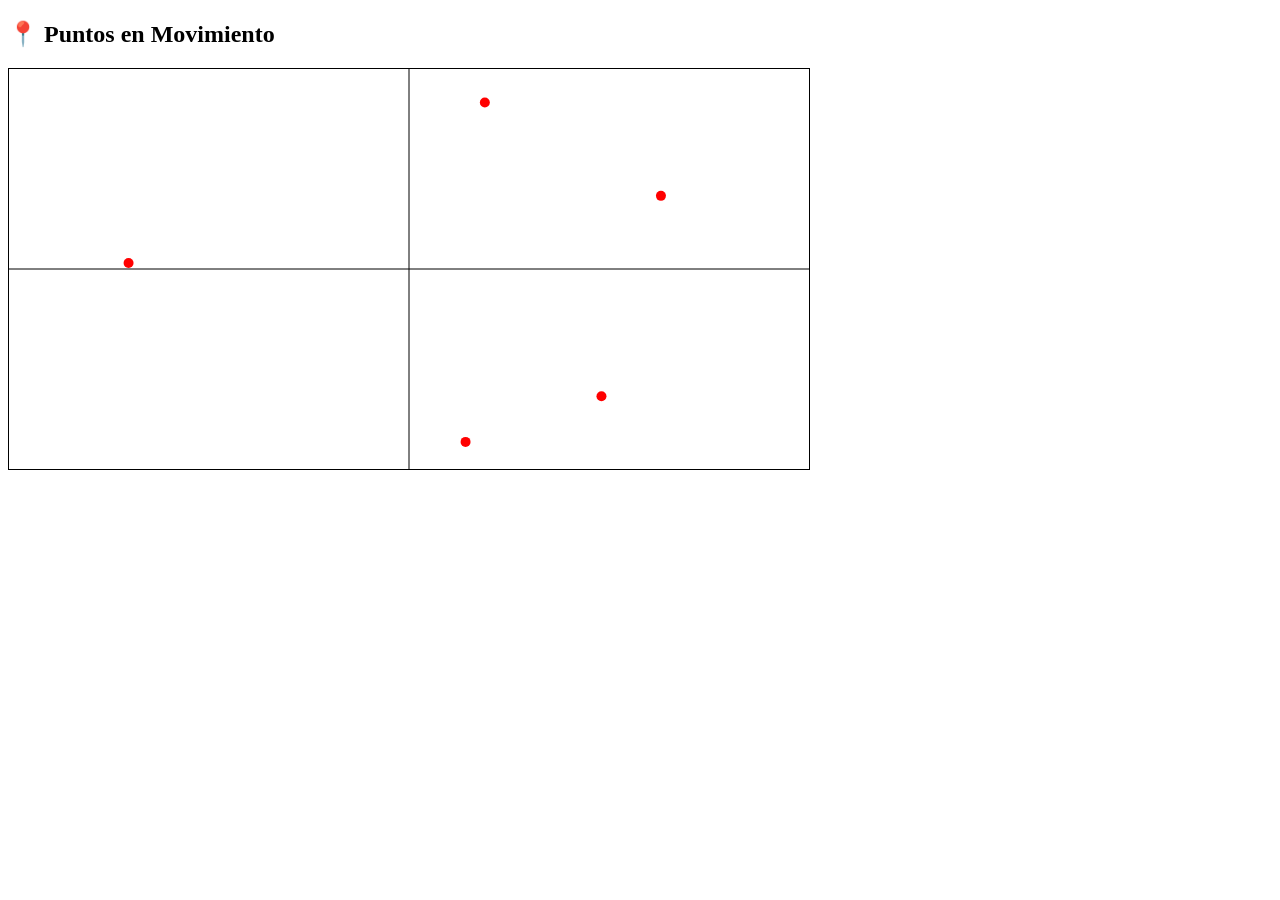
<file: puntos.html>
<!DOCTYPE html>
<html lang="es">
<head>
<meta charset="UTF-8">
<title>Puntos en Movimiento</title>
</head>

<body>

<h2>📍 Puntos en Movimiento</h2>

<canvas id="canvas" width="800" height="400" style="border:1px solid black;"></canvas>

<script>
var canvas = document.getElementById("canvas");
var ctx = canvas.getContext("2d");

var puntos = [];

// crear puntos
for (let i = 0; i < 5; i++) {
    puntos.push({
        x: Math.random() * canvas.width,
        y: Math.random() * canvas.height
    });
}

function dibujar() {
    ctx.clearRect(0, 0, canvas.width, canvas.height);

    // ejes
    ctx.beginPath();
    ctx.moveTo(0, canvas.height / 2);
    ctx.lineTo(canvas.width, canvas.height / 2);
    ctx.moveTo(canvas.width / 2, 0);
    ctx.lineTo(canvas.width / 2, canvas.height);
    ctx.stroke();

    // puntos
    puntos.forEach(p => {
        ctx.beginPath();
        ctx.arc(p.x, p.y, 5, 0, Math.PI * 2);
        ctx.fillStyle = "red";
        ctx.fill();
    });
}

// mover cada segundo
setInterval(function() {
    puntos.forEach(p => {
        p.x = Math.random() * canvas.width;
        p.y = Math.random() * canvas.height;
    });

    dibujar();
}, 1000);

// primer dibujo
dibujar();
</script>

</body>
</html>
</file>
<file: css/estilos.css>
body {
    margin: 0;
    font-family: 'Segoe UI', sans-serif;
    background: linear-gradient(to right, #eef2f3, #dfe9f3);
}

/* HEADER */
header {
    background: linear-gradient(135deg, #2c3e50, #4ca1af);
    color: white;
    text-align: center;
    padding: 25px;
    box-shadow: 0 4px 10px rgba(0,0,0,0.2);
}

header h1 {
    margin: 0;
}

/* NAV */
nav {
    text-align: center;
    margin-top: 15px;
}

nav a {
    text-decoration: none;
    margin: 10px;
    padding: 10px 20px;
    background: #1abc9c;
    color: white;
    border-radius: 20px;
    transition: 0.3s;
}

nav a:hover {
    background: #16a085;
    transform: scale(1.05);
}

/* CONTENEDOR */
.contenedor {
    display: grid;
    grid-template-columns: repeat(auto-fit, minmax(300px, 1fr));
    padding: 40px;
    gap: 30px;
}

/* TARJETAS */
.card {
    background: white;
    border-radius: 15px;
    padding: 25px;
    text-align: center;
    box-shadow: 0 10px 25px rgba(0,0,0,0.1);
    transition: 0.3s;
}

.card:hover {
    transform: translateY(-10px);
    box-shadow: 0 15px 35px rgba(0,0,0,0.2);
}

/* ICONO */
.icon {
    font-size: 40px;
    margin-bottom: 10px;
}

/* BOTON */
.card a {
    display: inline-block;
    margin-top: 15px;
    padding: 12px 20px;
    background: #3498db;
    color: white;
    border-radius: 8px;
    text-decoration: none;
    transition: 0.3s;
}

.card a:hover {
    background: #2980b9;
}

/* FOOTER */
footer {
    text-align: center;
    padding: 15px;
    background: #2c3e50;
    color: white;
    margin-top: 20px;
}
</file>
